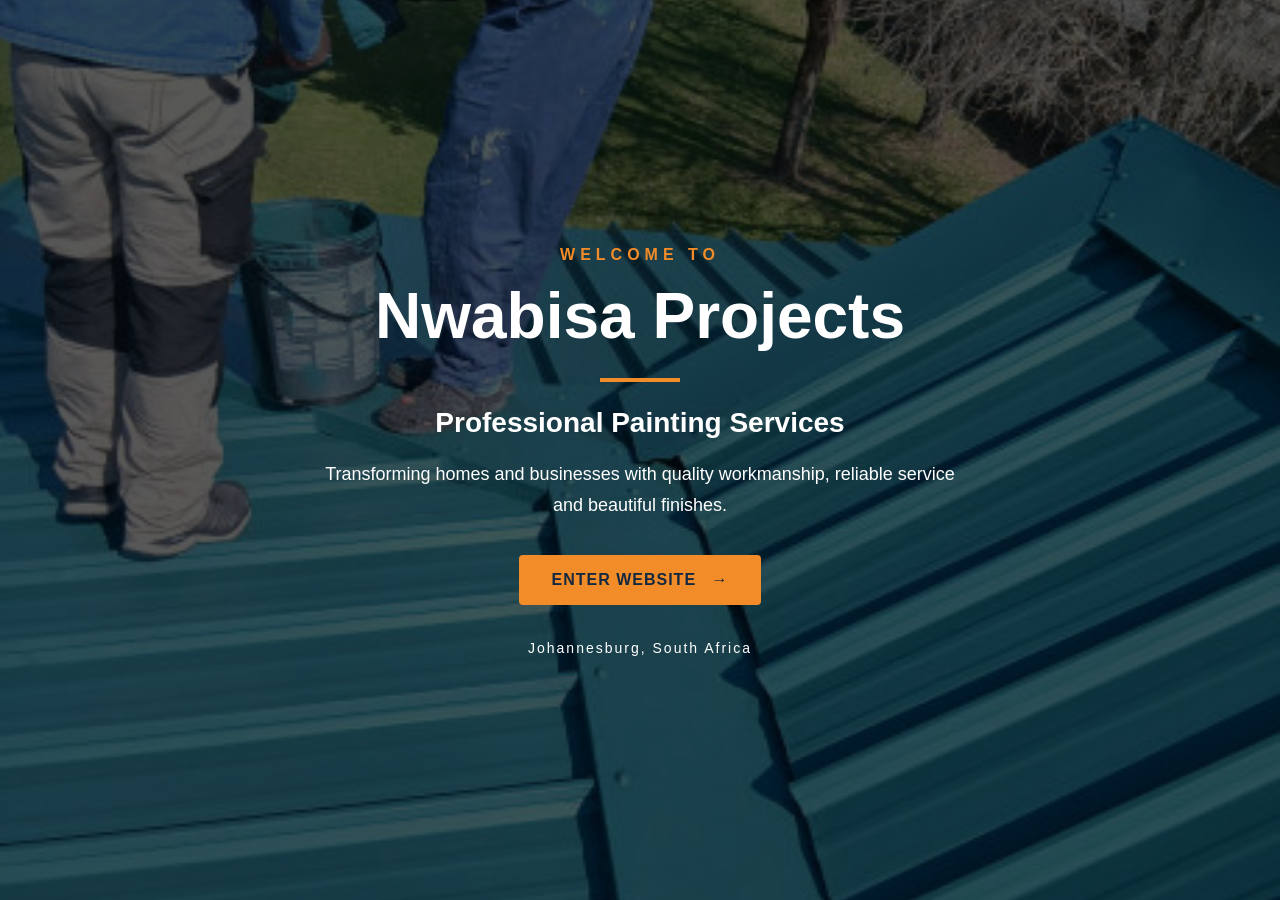
<file: index.html>
<!DOCTYPE html>
<html lang="en">
<head>
    <meta charset="UTF-8">
    <meta name="viewport" content="width=device-width, initial-scale=1.0">

    <title>Welcome | Nwabisa Projects</title>

    <meta name="description" content="Welcome to Nwabisa Projects, professional painting services in Johannesburg.">

    <link rel="stylesheet" href="style.css">
</head>

<body class="welcome-body">

    <main class="welcome-page">

        <div class="welcome-overlay"></div>

        <div class="welcome-content">

            <p class="welcome-small">WELCOME TO</p>

            <h1>Nwabisa Projects</h1>

            <div class="welcome-line"></div>

            <h2>Professional Painting Services</h2>

            <p class="welcome-text">
                Transforming homes and businesses with quality workmanship,
                reliable service and beautiful finishes.
            </p>

            <a href="home.html" class="enter-button">
                ENTER WEBSITE
                <span>→</span>
            </a>

            <p class="welcome-location">
                Johannesburg, South Africa
            </p>

        </div>

    </main>

</body>
</html>
</file>
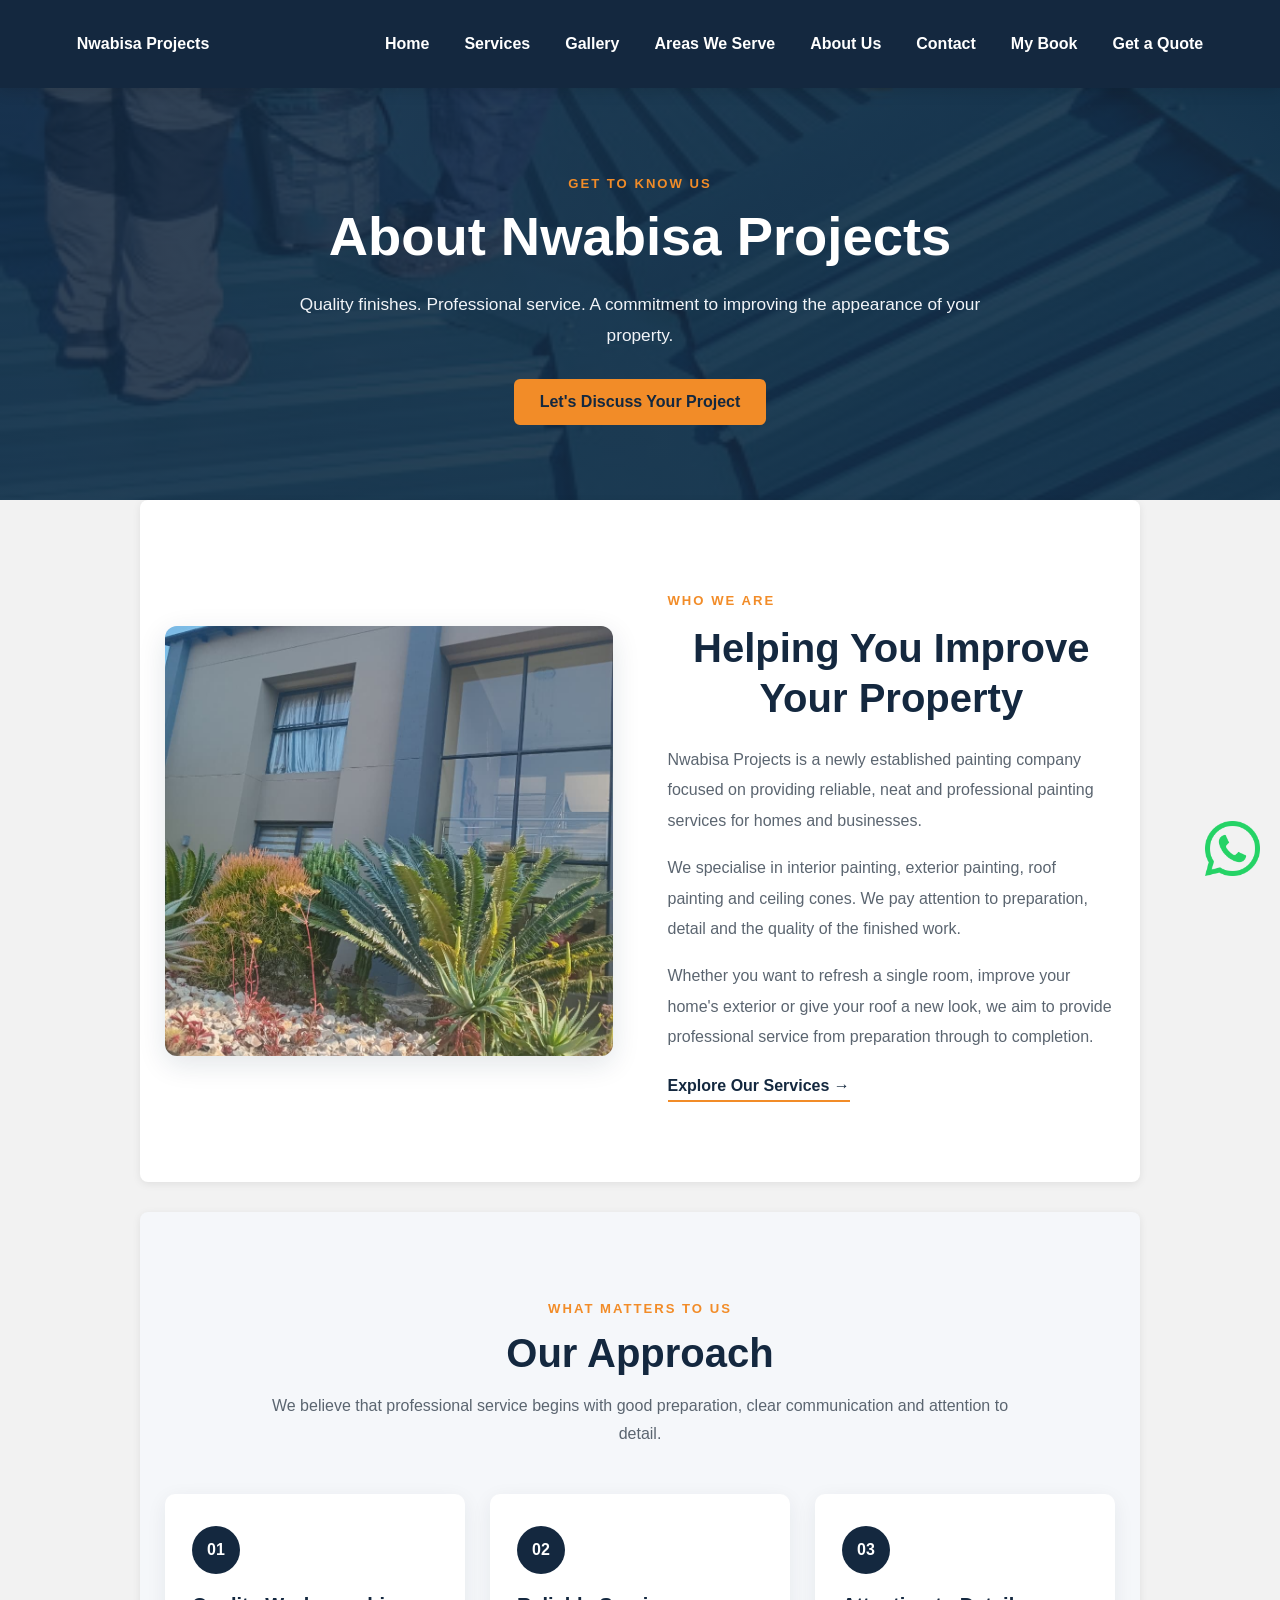
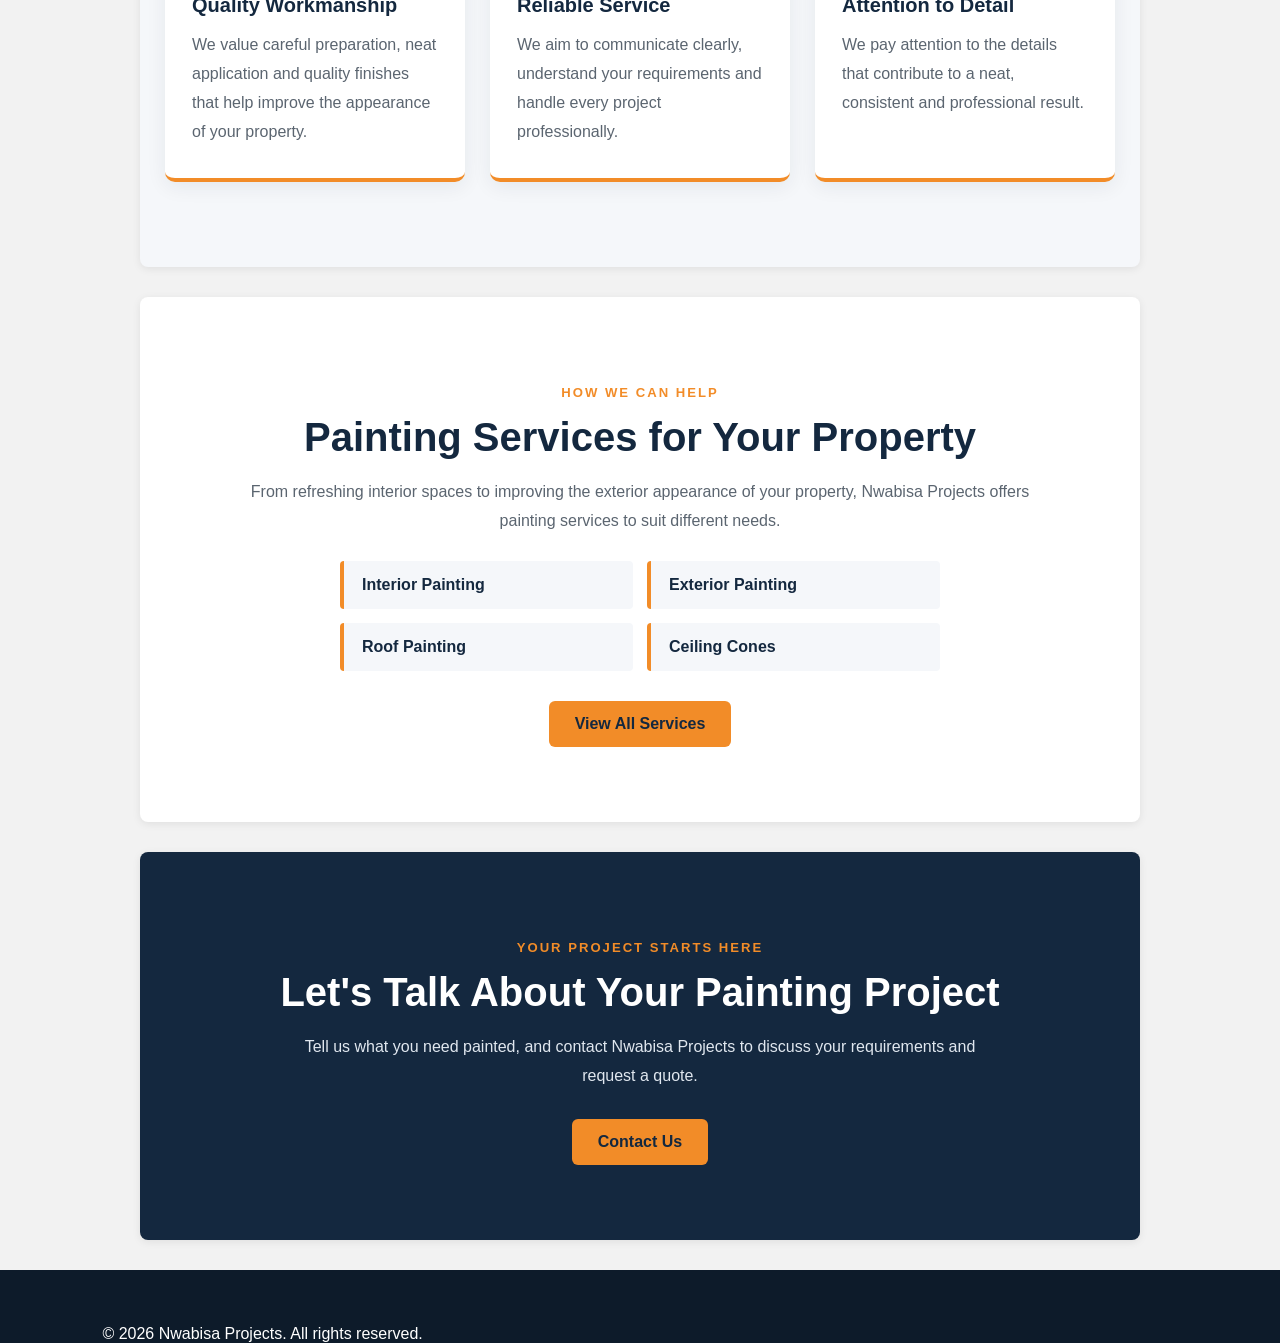
<file: about.html>
<!DOCTYPE html>

<html lang="en">
<head>
    <meta charset="UTF-8">
    <meta name="viewport" content="width=device-width, initial-scale=1.0">


<title>About Us | Nwabisa Projects</title>

<meta name="description" content="Learn about Nwabisa Projects, our painting services, and our commitment to neat workmanship and professional service in Johannesburg.">

<meta name="theme-color" content="#14283f">

<link rel="icon" href="images/favicon.png" type="image/png">
<link rel="stylesheet" href="style.css">


</head>

<body>

<!-- Modern Navigation -->
<header class="modern-header">
    <nav class="modern-nav" aria-label="Main navigation">

        <a href="home.html" class="modern-brand">
            Nwabisa <span>Projects</span>
        </a>

        <ul class="modern-nav-links">
            <li><a href="home.html">Home</a></li>
            <li><a href="services.html">Services</a></li>
            <li><a href="gallery.html">Gallery</a></li>
            <li><a href="areas.html">Areas We Serve</a></li>
            <li><a href="about.html" aria-current="page">About Us</a></li>
            <li><a href="contact.html">Contact</a></li>
            <li><a href="book.html">My Book</a></li>
            <li><a href="contact.html" class="modern-nav-cta">Get a Quote</a></li>
        </ul>

    </nav>
</header>


<!-- About Hero -->
<header class="about-modern-hero">

    <div class="about-modern-hero-content">

        <p class="about-eyebrow">GET TO KNOW US</p>

        <h1>About Nwabisa Projects</h1>

        <p>
            Quality finishes. Professional service.
            A commitment to improving the appearance of your property.
        </p>

        <a href="contact.html" class="about-hero-button">
            Let's Discuss Your Project
        </a>

    </div>

</header>


<main>

    <!-- Who We Are -->
    <section class="about-modern-intro">

        <div class="about-intro-image">
            <img
                src="images/project2.jpg"
                alt="Painting work featured in the Nwabisa Projects gallery"
                loading="lazy">
        </div>

        <div class="about-intro-content">

            <p class="about-section-label">WHO WE ARE</p>

            <h2>Helping You Improve Your Property</h2>

            <p>
                Nwabisa Projects is a newly established painting
                company focused on providing reliable, neat and
                professional painting services for homes and businesses.
            </p>

            <p>
                We specialise in interior painting, exterior painting,
                roof painting and ceiling cones. We pay attention to
                preparation, detail and the quality of the finished work.
            </p>

            <p>
                Whether you want to refresh a single room, improve
                your home's exterior or give your roof a new look,
                we aim to provide professional service from preparation
                through to completion.
            </p>

            <a href="services.html" class="about-text-link">
                Explore Our Services →
            </a>

        </div>

    </section>


    <!-- Our Values -->
    <section class="about-modern-values">

        <div class="about-values-heading">
            <p class="about-section-label">WHAT MATTERS TO US</p>

            <h2>Our Approach</h2>

            <p>
                We believe that professional service begins with
                good preparation, clear communication and attention
                to detail.
            </p>
        </div>


        <div class="about-modern-values-grid">

            <article class="about-modern-value-card">

                <div class="about-value-number">01</div>

                <h3>Quality Workmanship</h3>

                <p>
                    We value careful preparation, neat application
                    and quality finishes that help improve the
                    appearance of your property.
                </p>

            </article>


            <article class="about-modern-value-card">

                <div class="about-value-number">02</div>

                <h3>Reliable Service</h3>

                <p>
                    We aim to communicate clearly, understand your
                    requirements and handle every project professionally.
                </p>

            </article>


            <article class="about-modern-value-card">

                <div class="about-value-number">03</div>

                <h3>Attention to Detail</h3>

                <p>
                    We pay attention to the details that contribute
                    to a neat, consistent and professional result.
                </p>

            </article>

        </div>

    </section>


    <!-- Our Services Summary -->
    <section class="about-services-summary">

        <div class="about-services-summary-content">

            <p class="about-section-label">HOW WE CAN HELP</p>

            <h2>Painting Services for Your Property</h2>

            <p>
                From refreshing interior spaces to improving the
                exterior appearance of your property, Nwabisa Projects
                offers painting services to suit different needs.
            </p>

            <ul class="about-service-list">
                <li>Interior Painting</li>
                <li>Exterior Painting</li>
                <li>Roof Painting</li>
                <li>Ceiling Cones</li>
            </ul>

            <a href="services.html" class="about-services-button">
                View All Services
            </a>

        </div>

    </section>


    <!-- Call to Action -->
    <section class="about-modern-cta">

        <div class="about-cta-content">

            <p class="about-section-label">YOUR PROJECT STARTS HERE</p>

            <h2>Let's Talk About Your Painting Project</h2>

            <p>
                Tell us what you need painted, and contact Nwabisa
                Projects to discuss your requirements and request a quote.
            </p>

            <a href="contact.html" class="about-cta-button">
                Contact Us
            </a>

        </div>

    </section>

</main>


<!-- Footer -->
<footer class="modern-footer">

    <p>&copy; 2026 Nwabisa Projects. All rights reserved.</p>

</footer>


<!-- WhatsApp Contact Button -->
<a
    href="https://wa.me/27747128553"
    class="whatsapp-float"
    target="_blank"
    rel="noopener noreferrer"
    aria-label="Contact Nwabisa Projects on WhatsApp">

    <img src="images/whatsapp-icon.png" alt="">

</a>


</body>
</html>
</file>
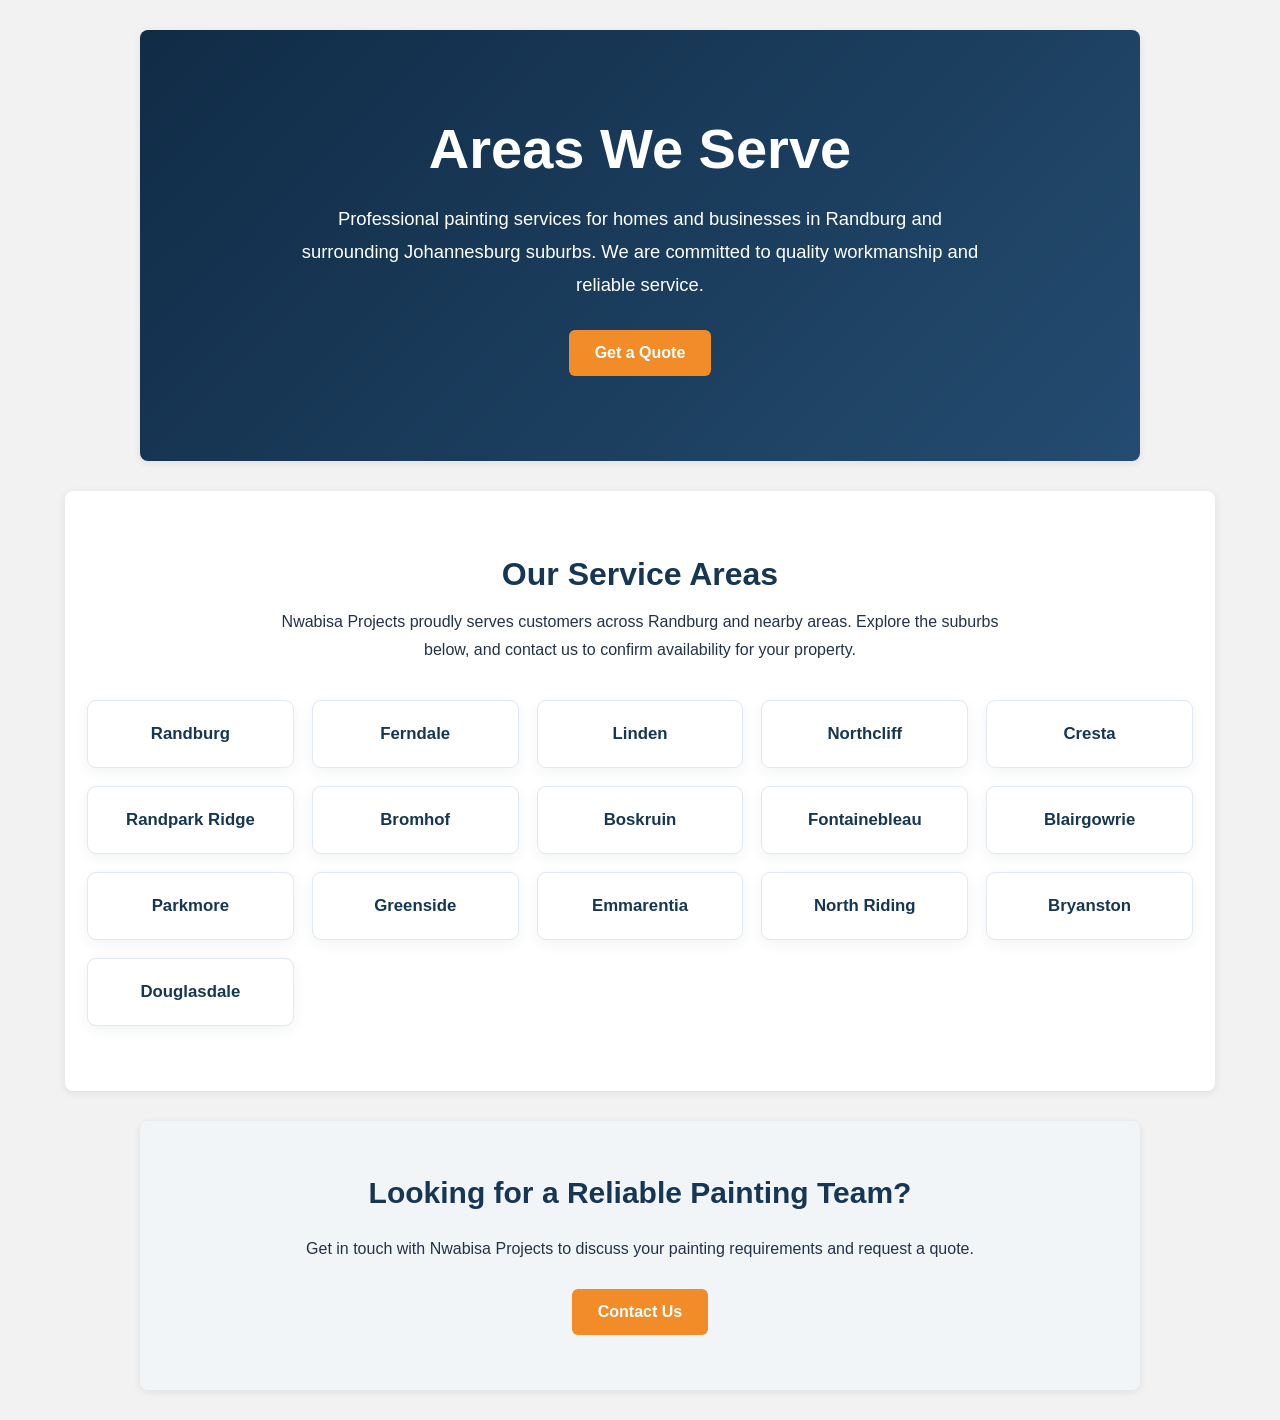
<file: areas.html>
<!DOCTYPE html>

<html lang="en">
<head>
    <meta charset="UTF-8">
    <meta name="viewport" content="width=device-width, initial-scale=1.0">
    <meta name="description" content="Nwabisa Projects provides professional painting services in Randburg and surrounding Johannesburg suburbs. Contact us for a quote.">
    <title>Areas We Serve | Nwabisa Projects</title>
    <link rel="stylesheet" href="style.css">
    <style>
        .areas-page {
            font-family: Arial, sans-serif;
            color: #243247;
        }

    .areas-hero {
        background: linear-gradient(135deg, #102b46, #244c70);
        color: #ffffff;
        text-align: center;
        padding: 85px 20px;
    }

    .areas-hero-content {
        max-width: 850px;
        margin: 0 auto;
    }

    .areas-hero h1 {
        font-size: clamp(2.2rem, 5vw, 3.5rem);
        margin: 0 0 20px;
        line-height: 1.2;
    }

    .areas-hero p {
        font-size: 1.15rem;
        line-height: 1.8;
        margin: 0 auto 28px;
        max-width: 700px;
    }

    .areas-button {
        display: inline-block;
        background: #f28c28;
        color: #ffffff;
        padding: 14px 26px;
        border-radius: 6px;
        text-decoration: none;
        font-weight: bold;
    }

    .areas-button:hover {
        background: #d97414;
    }

    .areas-section {
        max-width: 1150px;
        margin: 0 auto;
        padding: 65px 22px;
    }

    .areas-section h2 {
        text-align: center;
        font-size: 2rem;
        margin: 0 0 15px;
        color: #163653;
    }

    .areas-intro {
        max-width: 750px;
        margin: 0 auto 35px;
        text-align: center;
        line-height: 1.8;
    }

    .areas-grid {
        display: grid;
        grid-template-columns: repeat(auto-fit, minmax(190px, 1fr));
        gap: 18px;
    }

    .area-card {
        background: #ffffff;
        border: 1px solid #e2e8ef;
        border-radius: 9px;
        padding: 23px 18px;
        text-align: center;
        box-shadow: 0 4px 14px rgba(16, 43, 70, 0.06);
        transition: transform 0.2s ease, box-shadow 0.2s ease;
    }

    .area-card:hover {
        transform: translateY(-4px);
        box-shadow: 0 8px 20px rgba(16, 43, 70, 0.12);
    }

    .area-card h3 {
        margin: 0;
        color: #163653;
        font-size: 1.05rem;
    }

    .areas-cta {
        background: #f2f5f8;
        text-align: center;
        padding: 55px 20px;
    }

    .areas-cta h2 {
        color: #163653;
        margin-top: 0;
    }

    .areas-cta p {
        line-height: 1.8;
        margin-bottom: 25px;
    }

    @media (max-width: 600px) {
        .areas-hero {
            padding: 60px 18px;
        }

        .areas-section {
            padding: 45px 18px;
        }

        .areas-grid {
            grid-template-columns: repeat(2, minmax(0, 1fr));
            gap: 12px;
        }

        .area-card {
            padding: 18px 10px;
        }
    }    

</style>

</head>
<body>

<main class="areas-page">

    <section class="areas-hero">
        <div class="areas-hero-content">
            <h1>Areas We Serve</h1>
            <p>
                Professional painting services for homes and businesses
                in Randburg and surrounding Johannesburg suburbs.
                We are committed to quality workmanship and reliable service.
            </p>
            <a class="areas-button" href="contact.html">Get a Quote</a>
        </div>
    </section>

    <section class="areas-section">
        <h2>Our Service Areas</h2>
        <p class="areas-intro">
            Nwabisa Projects proudly serves customers across Randburg
            and nearby areas. Explore the suburbs below, and contact us
            to confirm availability for your property.
        </p>

        <div class="areas-grid">
            <article class="area-card"><h3>Randburg</h3></article>
            <article class="area-card"><h3>Ferndale</h3></article>
            <article class="area-card"><h3>Linden</h3></article>
            <article class="area-card"><h3>Northcliff</h3></article>
            <article class="area-card"><h3>Cresta</h3></article>
            <article class="area-card"><h3>Randpark Ridge</h3></article>
            <article class="area-card"><h3>Bromhof</h3></article>
            <article class="area-card"><h3>Boskruin</h3></article>
            <article class="area-card"><h3>Fontainebleau</h3></article>
            <article class="area-card"><h3>Blairgowrie</h3></article>
            <article class="area-card"><h3>Parkmore</h3></article>
            <article class="area-card"><h3>Greenside</h3></article>
            <article class="area-card"><h3>Emmarentia</h3></article>
            <article class="area-card"><h3>North Riding</h3></article>
            <article class="area-card"><h3>Bryanston</h3></article>
            <article class="area-card"><h3>Douglasdale</h3></article>
        </div>
    </section>

    <section class="areas-cta">
        <h2>Looking for a Reliable Painting Team?</h2>
        <p>
            Get in touch with Nwabisa Projects to discuss your painting
            requirements and request a quote.
        </p>
        <a class="areas-button" href="contact.html">Contact Us</a>
    </section>

</main>

</body>
</html>
</file>
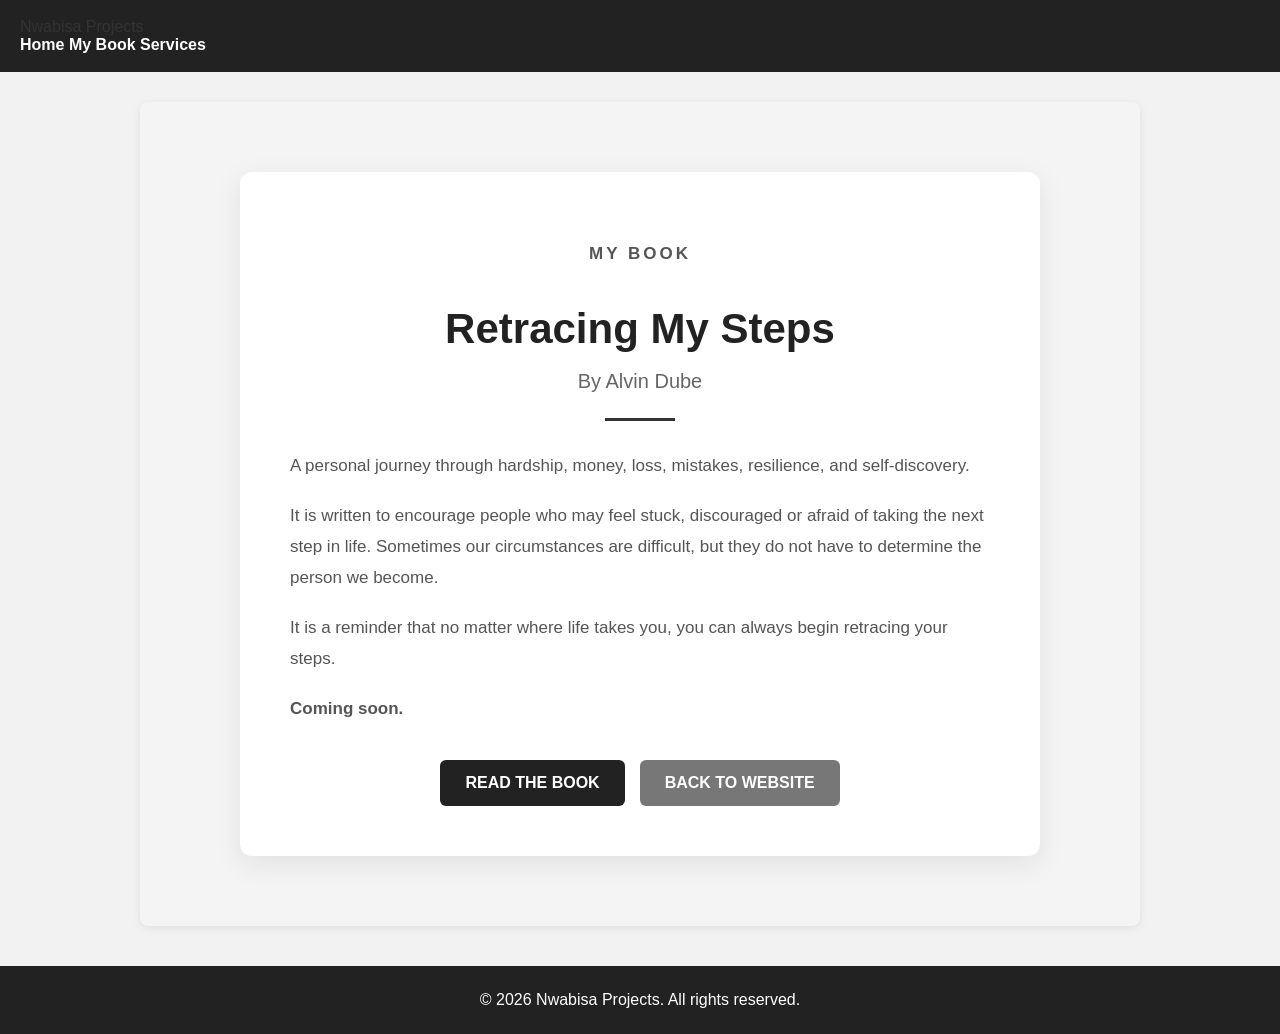
<file: book.html>
<!DOCTYPE html>

<html lang="en">
<head>
    <meta charset="UTF-8">
    <meta name="viewport" content="width=device-width, initial-scale=1.0">


<title>My Book | Nwabisa Projects</title>

<meta name="description" content="Retracing My Steps by Alvin Dube.">

<link rel="stylesheet" href="style.css">


</head>

<body>


<header>
    <nav class="navbar">

        <div class="logo">
            Nwabisa Projects
        </div>

        <div class="nav-links">
            <a href="home.html">Home</a>
            <a href="book.html">My Book</a>
            <a href="home.html#services">Services</a>
        </div>

    </nav>
</header>

<main>

    <section class="book-section">

        <div class="book-content">

            <p class="book-label">MY BOOK</p>

            <h1>
                Retracing My Steps
            </h1>

            <h2>
                By Alvin Dube
            </h2>

            <div class="book-line"></div>

            <p>
                A personal journey through hardship, money, loss, mistakes, resilience, and self-discovery.
            </p>

            <p>
                It is written to encourage people who may feel stuck,
                discouraged or afraid of taking the next step in life.
                Sometimes our circumstances are difficult, but they do not
                have to determine the person we become.
            </p>

            <p>
                It is a reminder that no matter where life takes you, you can always begin retracing your steps.
            </p>

            <p>
                <strong>Coming soon.</strong>
            </p>

            <div class="book-buttons">

                <a href="#" class="book-button">
                    READ THE BOOK
                </a>

                <a href="home.html" class="book-button secondary">
                    BACK TO WEBSITE
                </a>

            </div>

        </div>

    </section>

</main>

<footer>
    <p>© 2026 Nwabisa Projects. All rights reserved.</p>
</footer>


</body>
</html>
</file>
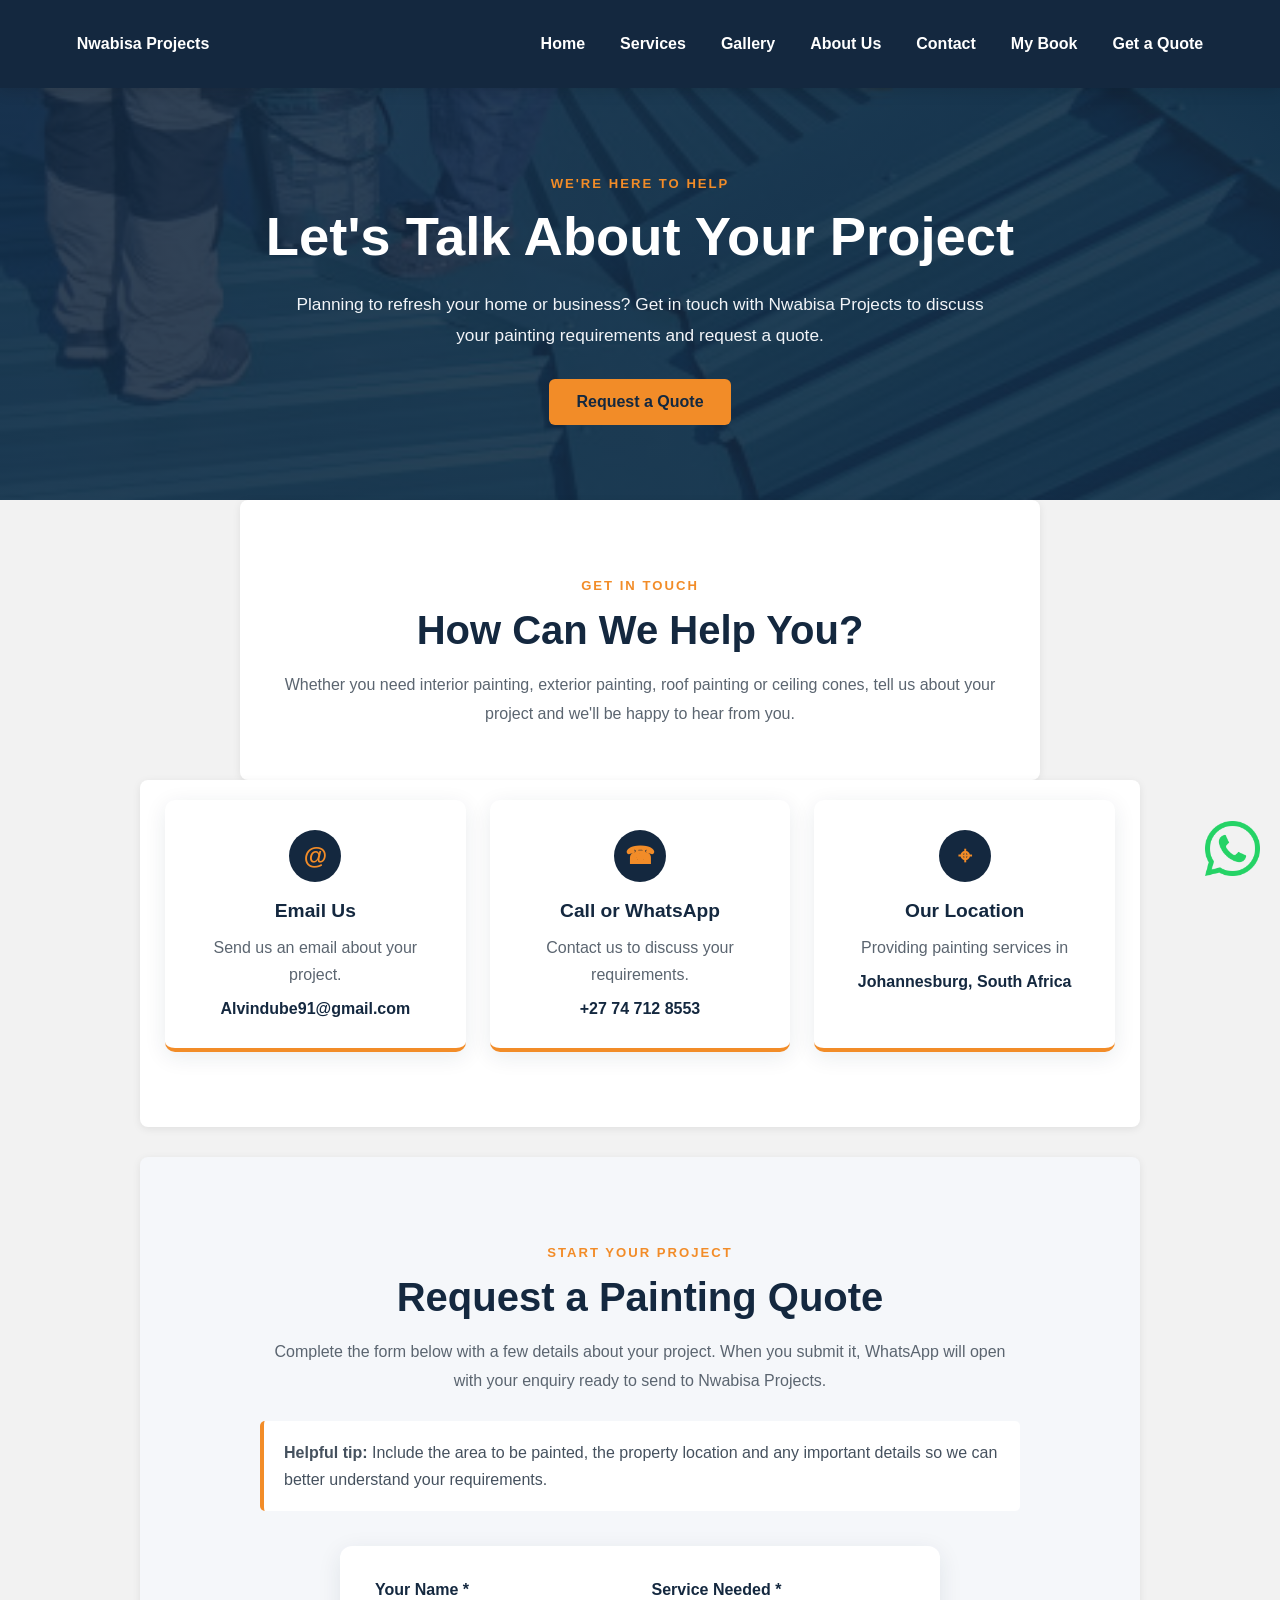
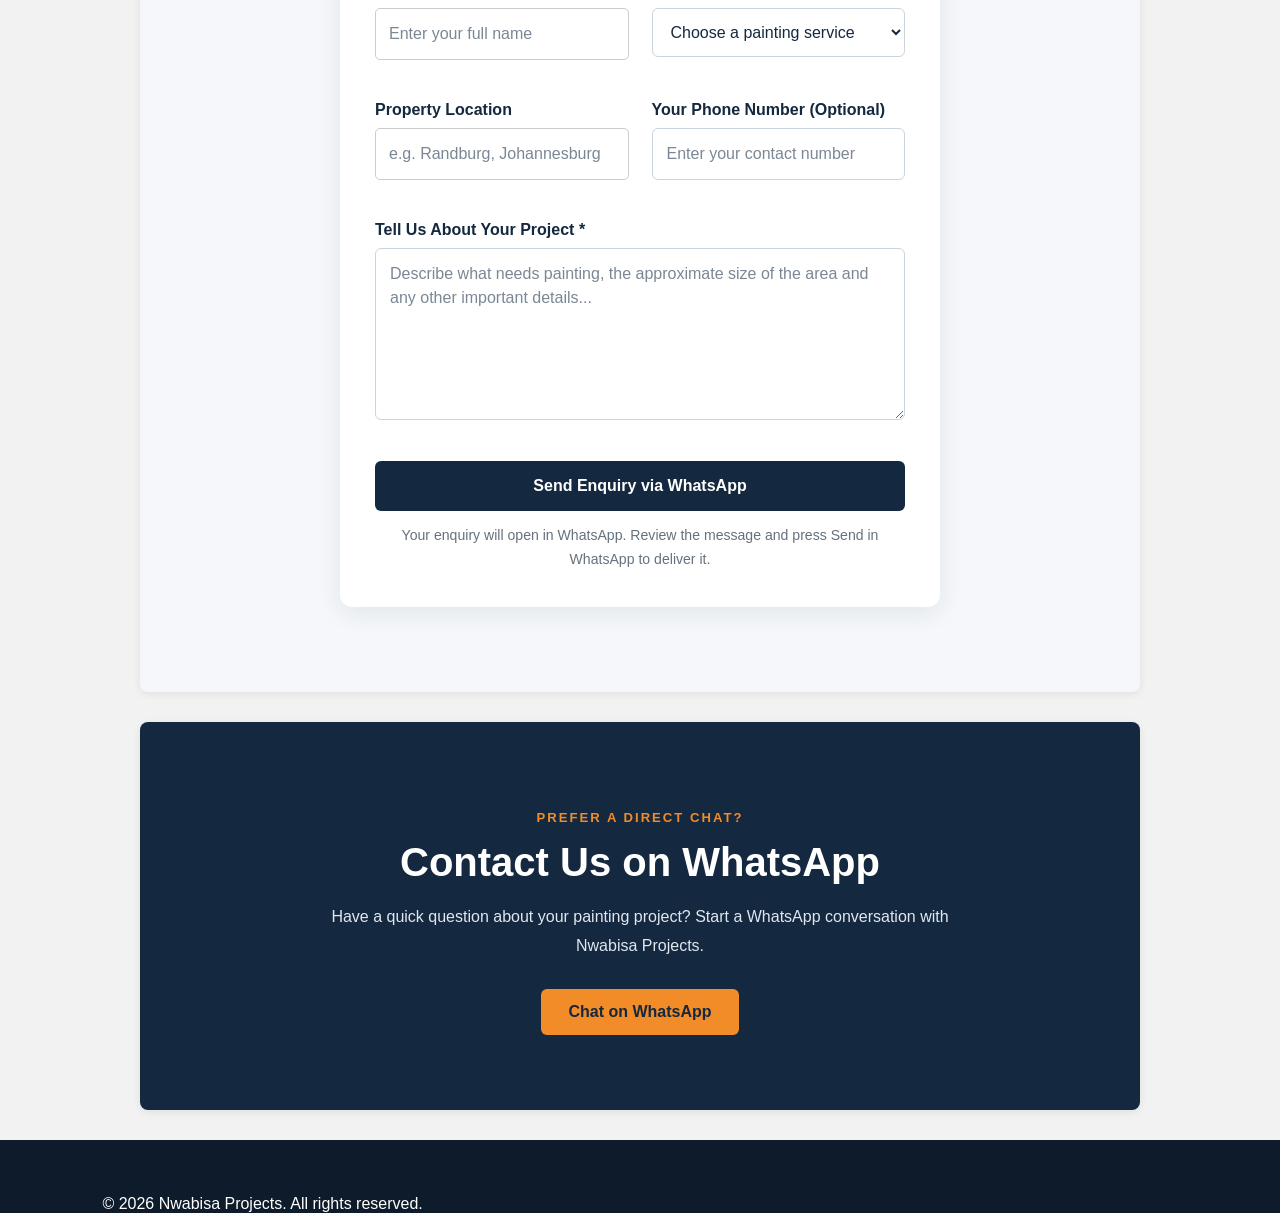
<file: contact.html>
<!DOCTYPE html>

<html lang="en">
<head>
    <meta charset="UTF-8">
    <meta name="viewport" content="width=device-width, initial-scale=1.0">


<title>Contact Us | Nwabisa Projects</title>

<meta name="description" content="Contact Nwabisa Projects in Johannesburg for professional interior painting, exterior painting, roof painting and ceiling cones. Request a painting quote today.">

<meta name="theme-color" content="#14283f">

<link rel="icon" href="images/favicon.png" type="image/png">
<link rel="stylesheet" href="style.css">


</head>

<body>


<!-- Modern Navigation -->
<header class="modern-header">

    <nav class="modern-nav" aria-label="Main navigation">

        <a href="home.html" class="modern-brand">
            Nwabisa <span>Projects</span>
        </a>

        <ul class="modern-nav-links">
            <li><a href="home.html">Home</a></li>
            <li><a href="services.html">Services</a></li>
            <li><a href="gallery.html">Gallery</a></li>
            <li><a href="about.html">About Us</a></li>
            <li><a href="contact.html" aria-current="page">Contact</a></li>
            <li><a href="book.html">My Book</a></li>
            <li><a href="contact.html" class="modern-nav-cta">Get a Quote</a></li>
        </ul>

    </nav>

</header>


<!-- Contact Hero -->
<header class="contact-modern-hero">

    <div class="contact-hero-content">

        <p class="contact-eyebrow">WE'RE HERE TO HELP</p>

        <h1>Let's Talk About Your Project</h1>

        <p>
            Planning to refresh your home or business?
            Get in touch with Nwabisa Projects to discuss
            your painting requirements and request a quote.
        </p>

        <a href="#quote-form" class="contact-hero-button">
            Request a Quote
        </a>

    </div>

</header>


<main>

    <!-- Contact Introduction -->
    <section class="contact-modern-intro">

        <p class="contact-section-label">GET IN TOUCH</p>

        <h2>How Can We Help You?</h2>

        <p>
            Whether you need interior painting, exterior painting,
            roof painting or ceiling cones, tell us about your
            project and we'll be happy to hear from you.
        </p>

    </section>


    <!-- Contact Information Cards -->
    <section class="contact-modern-details"
             aria-label="Contact information">

        <article class="contact-info-card">

            <div class="contact-info-icon" aria-hidden="true">
                @
            </div>

            <h3>Email Us</h3>

            <p>Send us an email about your project.</p>

            <a href="mailto:Alvindube91@gmail.com">
                Alvindube91@gmail.com
            </a>

        </article>


        <article class="contact-info-card">

            <div class="contact-info-icon" aria-hidden="true">
                ☎
            </div>

            <h3>Call or WhatsApp</h3>

            <p>Contact us to discuss your requirements.</p>

            <a href="https://wa.me/27747128553"
               target="_blank"
               rel="noopener noreferrer">
                +27 74 712 8553
            </a>

        </article>


        <article class="contact-info-card">

            <div class="contact-info-icon" aria-hidden="true">
                ⌖
            </div>

            <h3>Our Location</h3>

            <p>Providing painting services in</p>

            <span class="contact-location-text">
                Johannesburg, South Africa
            </span>

        </article>

    </section>


    <!-- Quote Request Form -->
    <section class="contact-modern-form-section"
             id="quote-form">

        <div class="contact-form-intro">

            <p class="contact-section-label">START YOUR PROJECT</p>

            <h2>Request a Painting Quote</h2>

            <p>
                Complete the form below with a few details about
                your project. When you submit it, WhatsApp will open
                with your enquiry ready to send to Nwabisa Projects.
            </p>

            <div class="contact-form-note">
                <strong>Helpful tip:</strong>
                Include the area to be painted, the property location
                and any important details so we can better understand
                your requirements.
            </div>

        </div>


        <form class="contact-modern-form"
              id="painting-quote-form">

            <div class="contact-form-field">

                <label for="customer-name">Your Name *</label>

                <input
                    type="text"
                    id="customer-name"
                    name="name"
                    placeholder="Enter your full name"
                    autocomplete="name"
                    required>

            </div>


            <div class="contact-form-field">

                <label for="customer-service">Service Needed *</label>

                <select
                    id="customer-service"
                    name="service"
                    required>

                    <option value="">Choose a painting service</option>
                    <option value="Interior Painting">Interior Painting</option>
                    <option value="Exterior Painting">Exterior Painting</option>
                    <option value="Roof Painting">Roof Painting</option>
                    <option value="Ceiling Cones">Ceiling Cones</option>
                    <option value="Other Painting Work">Other Painting Work</option>

                </select>

            </div>


            <div class="contact-form-field">

                <label for="customer-location">
                    Property Location
                </label>

                <input
                    type="text"
                    id="customer-location"
                    name="location"
                    placeholder="e.g. Randburg, Johannesburg"
                    autocomplete="address-level2">

            </div>


            <div class="contact-form-field">

                <label for="customer-contact">
                    Your Phone Number (Optional)
                </label>

                <input
                    type="tel"
                    id="customer-contact"
                    name="phone"
                    placeholder="Enter your contact number"
                    autocomplete="tel">

            </div>


            <div class="contact-form-field contact-form-full">

                <label for="customer-message">
                    Tell Us About Your Project *
                </label>

                <textarea
                    id="customer-message"
                    name="message"
                    rows="6"
                    placeholder="Describe what needs painting, the approximate size of the area and any other important details..."
                    required></textarea>

            </div>


            <div class="contact-form-full">

                <button type="submit"
                        class="contact-form-submit">

                    Send Enquiry via WhatsApp

                </button>

                <p class="contact-form-disclaimer">
                    Your enquiry will open in WhatsApp. Review the
                    message and press Send in WhatsApp to deliver it.
                </p>

            </div>

        </form>

    </section>


    <!-- WhatsApp Call to Action -->
    <section class="contact-modern-cta">

        <div class="contact-cta-content">

            <p class="contact-section-label">PREFER A DIRECT CHAT?</p>

            <h2>Contact Us on WhatsApp</h2>

            <p>
                Have a quick question about your painting project?
                Start a WhatsApp conversation with Nwabisa Projects.
            </p>

            <a
                href="https://wa.me/27747128553"
                target="_blank"
                rel="noopener noreferrer"
                class="contact-whatsapp-button">

                Chat on WhatsApp

            </a>

        </div>

    </section>

</main>


<!-- Footer -->
<footer class="modern-footer">

    <p>&copy; 2026 Nwabisa Projects. All rights reserved.</p>

</footer>


<!-- Floating WhatsApp Button -->
<a
    href="https://wa.me/27747128553"
    class="whatsapp-float"
    target="_blank"
    rel="noopener noreferrer"
    aria-label="Contact Nwabisa Projects on WhatsApp">

    <img src="images/whatsapp-icon.png" alt="">

</a>


<!-- WhatsApp Quote Form Script -->
<script>
    document
        .getElementById("painting-quote-form")
        .addEventListener("submit", function(event) {

            event.preventDefault();

            const name = document
                .getElementById("customer-name")
                .value.trim();

            const service = document
                .getElementById("customer-service")
                .value;

            const location = document
                .getElementById("customer-location")
                .value.trim();

            const customerPhone = document
                .getElementById("customer-contact")
                .value.trim();

            const message = document
                .getElementById("customer-message")
                .value.trim();

            if (!name || !service || !message) {
                alert("Please complete your name, service needed and project description.");
                return;
            }

            const enquiry = [
                "Hello Nwabisa Projects, I would like to request a painting quote.",
                "",
                "Name: " + name,
                "Service Needed: " + service,
                "Property Location: " + (location || "Not provided"),
                "Customer Phone: " + (customerPhone || "Not provided"),
                "",
                "Project Details:",
                message
            ].join("\n");

            const phone = "27747128553";

            const whatsappURL =
                "https://wa.me/" +
                phone +
                "?text=" +
                encodeURIComponent(enquiry);

            window.open(whatsappURL, "_blank");
        });
</script>


</body>
</html>
</file>
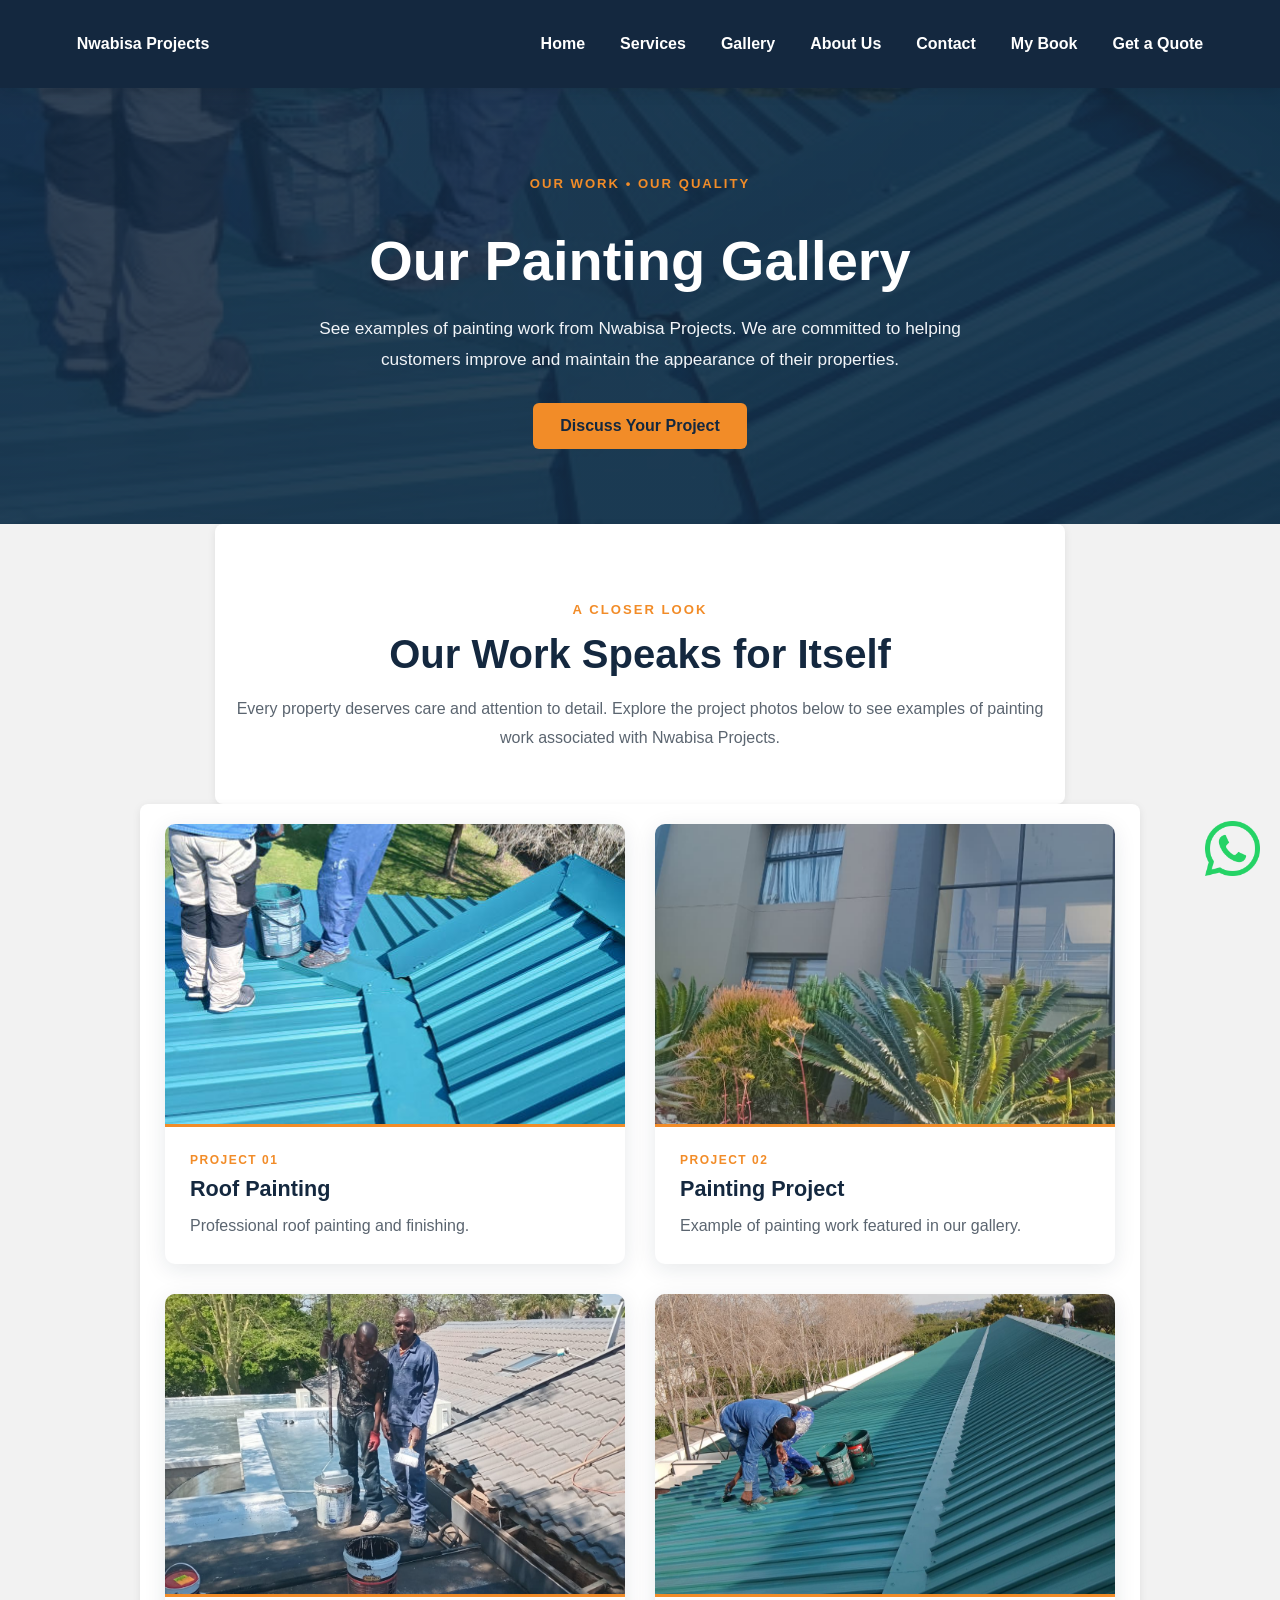
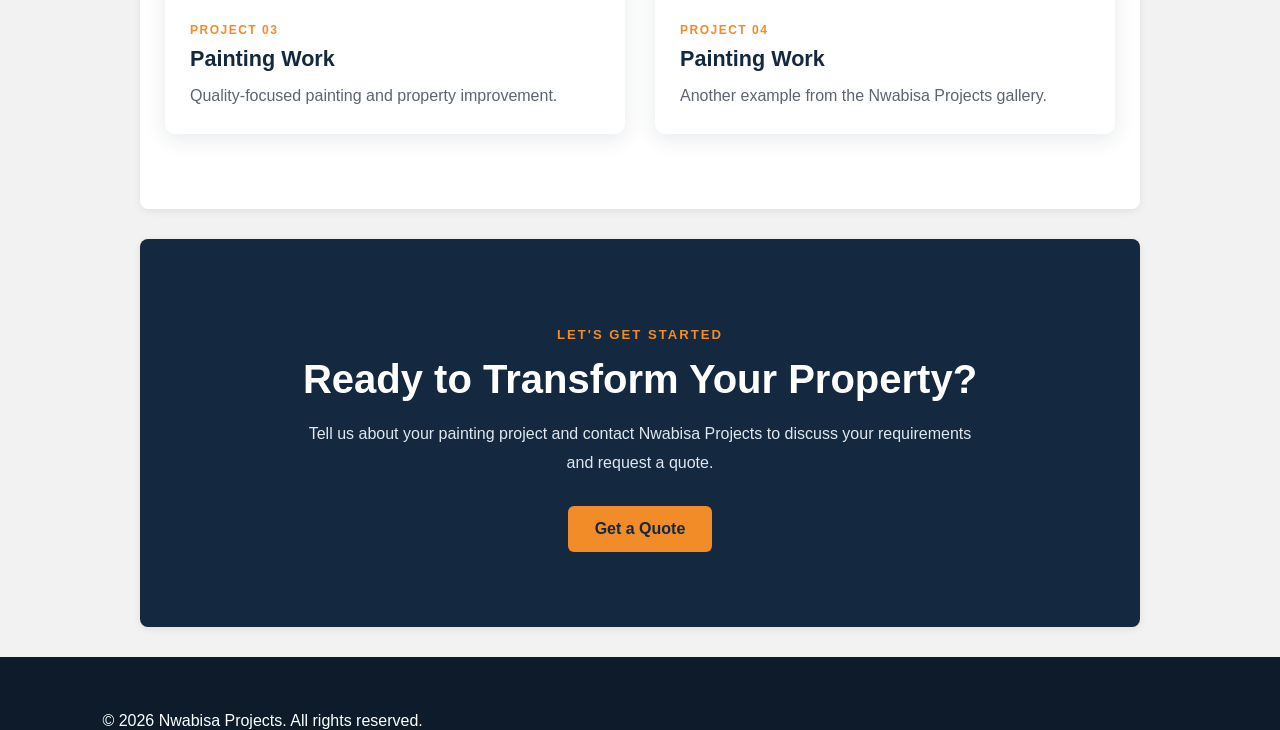
<file: gallery.html>
<!DOCTYPE html>

<html lang="en">
<head>
    <meta charset="UTF-8">
    <meta name="viewport" content="width=device-width, initial-scale=1.0">


<title>Painting Project Gallery | Nwabisa Projects</title>

<meta name="description" content="Explore painting projects by Nwabisa Projects in Johannesburg, including roof painting and other professional painting work. Contact us for a quote.">

<meta name="theme-color" content="#14283f">

<link rel="icon" href="images/favicon.png" type="image/png">
<link rel="stylesheet" href="style.css">


</head>

<body>


<!-- Modern Navigation -->
<header class="modern-header">
    <nav class="modern-nav" aria-label="Main navigation">

        <a href="home.html" class="modern-brand">
            Nwabisa <span>Projects</span>
        </a>

        <ul class="modern-nav-links">
            <li><a href="home.html">Home</a></li>
            <li><a href="services.html">Services</a></li>
            <li><a href="gallery.html" aria-current="page">Gallery</a></li>
            <li><a href="about.html">About Us</a></li>
            <li><a href="contact.html">Contact</a></li>
            <li><a href="book.html">My Book</a></li>
            <li><a href="contact.html" class="modern-nav-cta">Get a Quote</a></li>
        </ul>

    </nav>
</header>


<!-- Gallery Hero -->
<header class="gallery-hero">
    <div class="gallery-hero-content">

        <p class="gallery-eyebrow">OUR WORK • OUR QUALITY</p>

        <h1>Our Painting Gallery</h1>

        <p>
            See examples of painting work from Nwabisa Projects.
            We are committed to helping customers improve and
            maintain the appearance of their properties.
        </p>

        <a href="contact.html" class="gallery-hero-button">
            Discuss Your Project
        </a>

    </div>
</header>


<main>

    <!-- Gallery Introduction -->
    <section class="gallery-intro">
        <p class="gallery-section-label">A CLOSER LOOK</p>

        <h2>Our Work Speaks for Itself</h2>

        <p>
            Every property deserves care and attention to detail.
            Explore the project photos below to see examples of
            painting work associated with Nwabisa Projects.
        </p>
    </section>


    <!-- Project Photos -->
    <section class="gallery-modern-grid" aria-label="Painting project photographs">

        <article class="gallery-modern-card">
            <a href="images/project1.jpg" target="_blank" rel="noopener noreferrer"
               aria-label="View the roof painting project photograph at full size">
                <img
                    src="images/project1.jpg"
                    alt="Roof painting project by Nwabisa Projects"
                    loading="lazy">
            </a>

            <div class="gallery-modern-caption">
                <span class="gallery-project-number">PROJECT 01</span>
                <h3>Roof Painting</h3>
                <p>Professional roof painting and finishing.</p>
            </div>
        </article>


        <article class="gallery-modern-card">
            <a href="images/project2.jpg" target="_blank" rel="noopener noreferrer"
               aria-label="View the painting project photograph at full size">
                <img
                    src="images/project2.jpg"
                    alt="Painting work featured in the Nwabisa Projects gallery"
                    loading="lazy">
            </a>

            <div class="gallery-modern-caption">
                <span class="gallery-project-number">PROJECT 02</span>
                <h3>Painting Project</h3>
                <p>Example of painting work featured in our gallery.</p>
            </div>
        </article>


        <article class="gallery-modern-card">
            <a href="images/project3.jpg" target="_blank" rel="noopener noreferrer"
               aria-label="View the painting project photograph at full size">
                <img
                    src="images/project3.jpg"
                    alt="Painting project photograph by Nwabisa Projects"
                    loading="lazy">
            </a>

            <div class="gallery-modern-caption">
                <span class="gallery-project-number">PROJECT 03</span>
                <h3>Painting Work</h3>
                <p>Quality-focused painting and property improvement.</p>
            </div>
        </article>


        <article class="gallery-modern-card">
            <a href="images/project4.jpg" target="_blank" rel="noopener noreferrer"
               aria-label="View the painting project photograph at full size">
                <img
                    src="images/project4.jpg"
                    alt="Painting work showcased by Nwabisa Projects"
                    loading="lazy">
            </a>

            <div class="gallery-modern-caption">
                <span class="gallery-project-number">PROJECT 04</span>
                <h3>Painting Work</h3>
                <p>Another example from the Nwabisa Projects gallery.</p>
            </div>
        </article>

    </section>


    <!-- Call to Action -->
    <section class="gallery-modern-cta">

        <div class="gallery-cta-content">
            <p class="gallery-section-label">LET'S GET STARTED</p>

            <h2>Ready to Transform Your Property?</h2>

            <p>
                Tell us about your painting project and contact
                Nwabisa Projects to discuss your requirements
                and request a quote.
            </p>

            <a href="contact.html" class="gallery-cta-button">
                Get a Quote
            </a>
        </div>

    </section>

</main>


<!-- Footer -->
<footer class="modern-footer">
    <p>&copy; 2026 Nwabisa Projects. All rights reserved.</p>
</footer>


<!-- WhatsApp Contact Button -->
<a
    href="https://wa.me/27747128553"
    class="whatsapp-float"
    target="_blank"
    rel="noopener noreferrer"
    aria-label="Contact Nwabisa Projects on WhatsApp">

    <img src="images/whatsapp-icon.png" alt="">

</a>


</body>
</html>
</file>
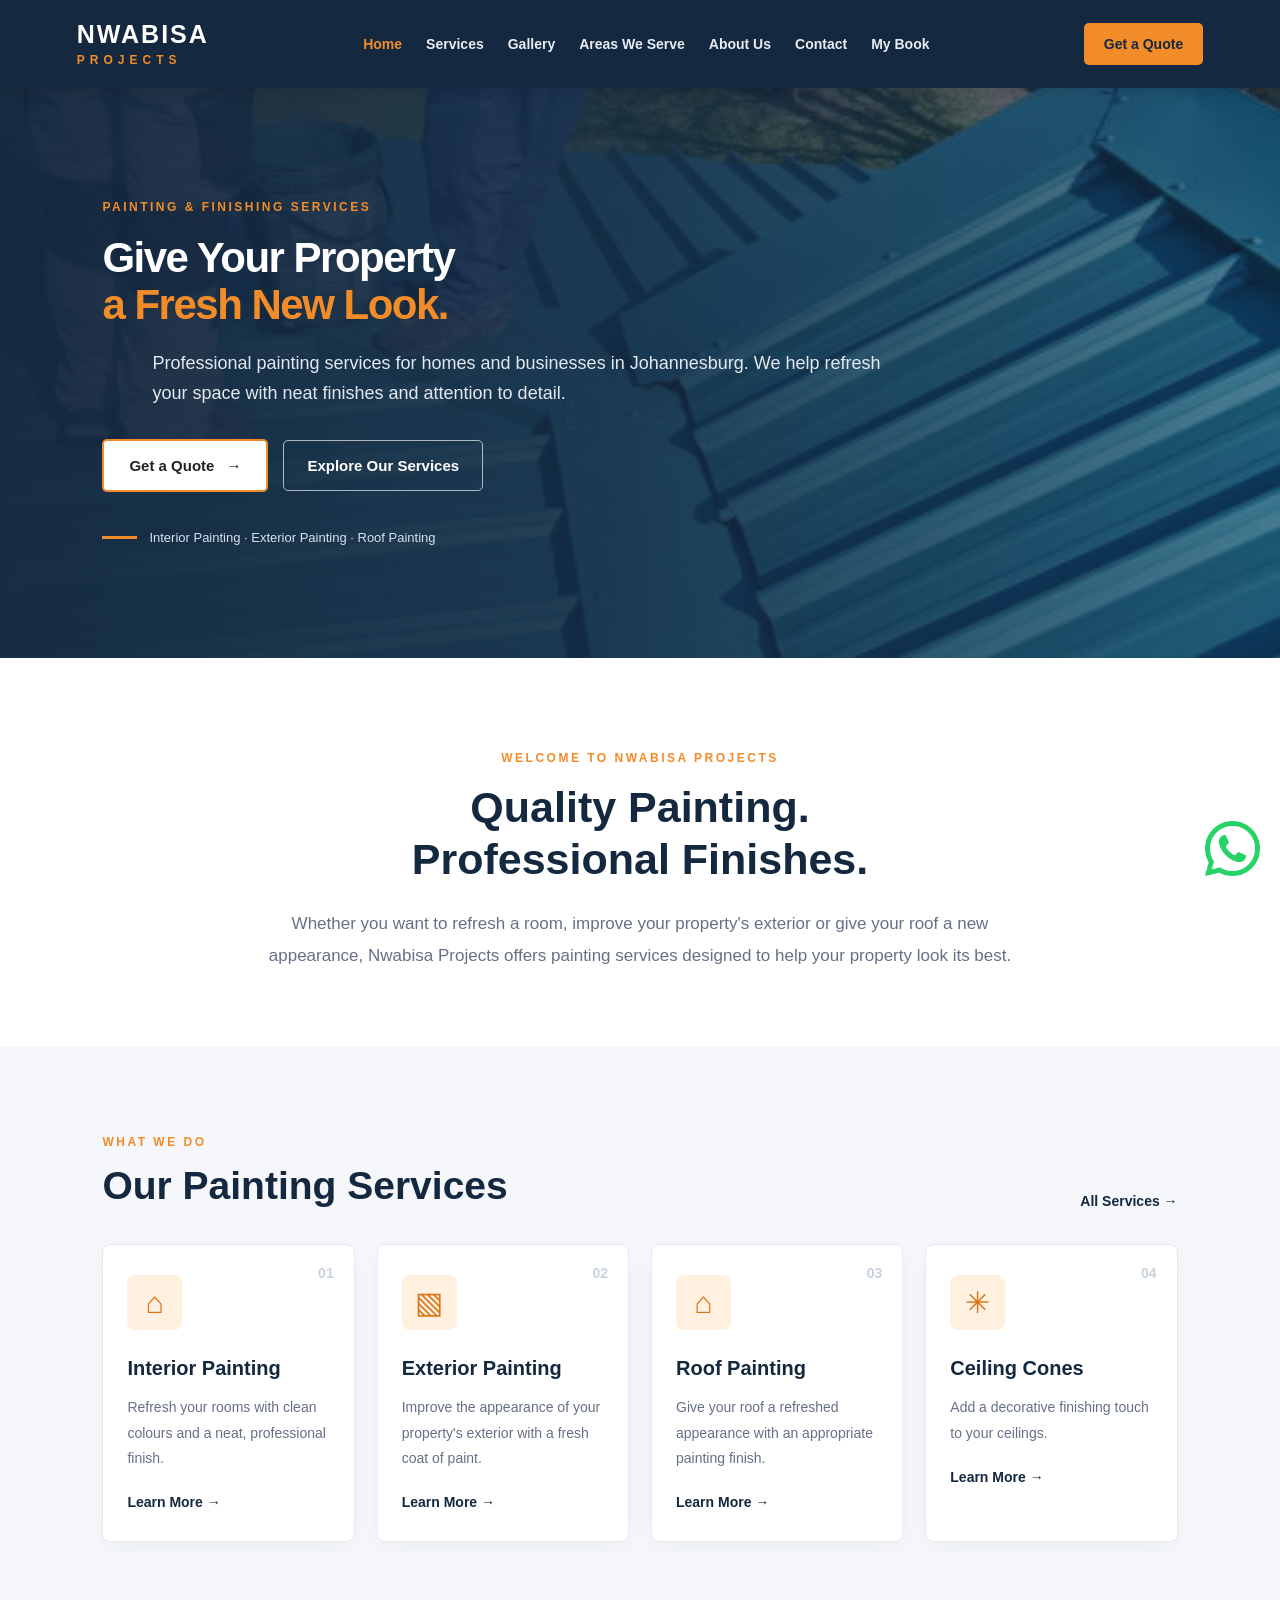
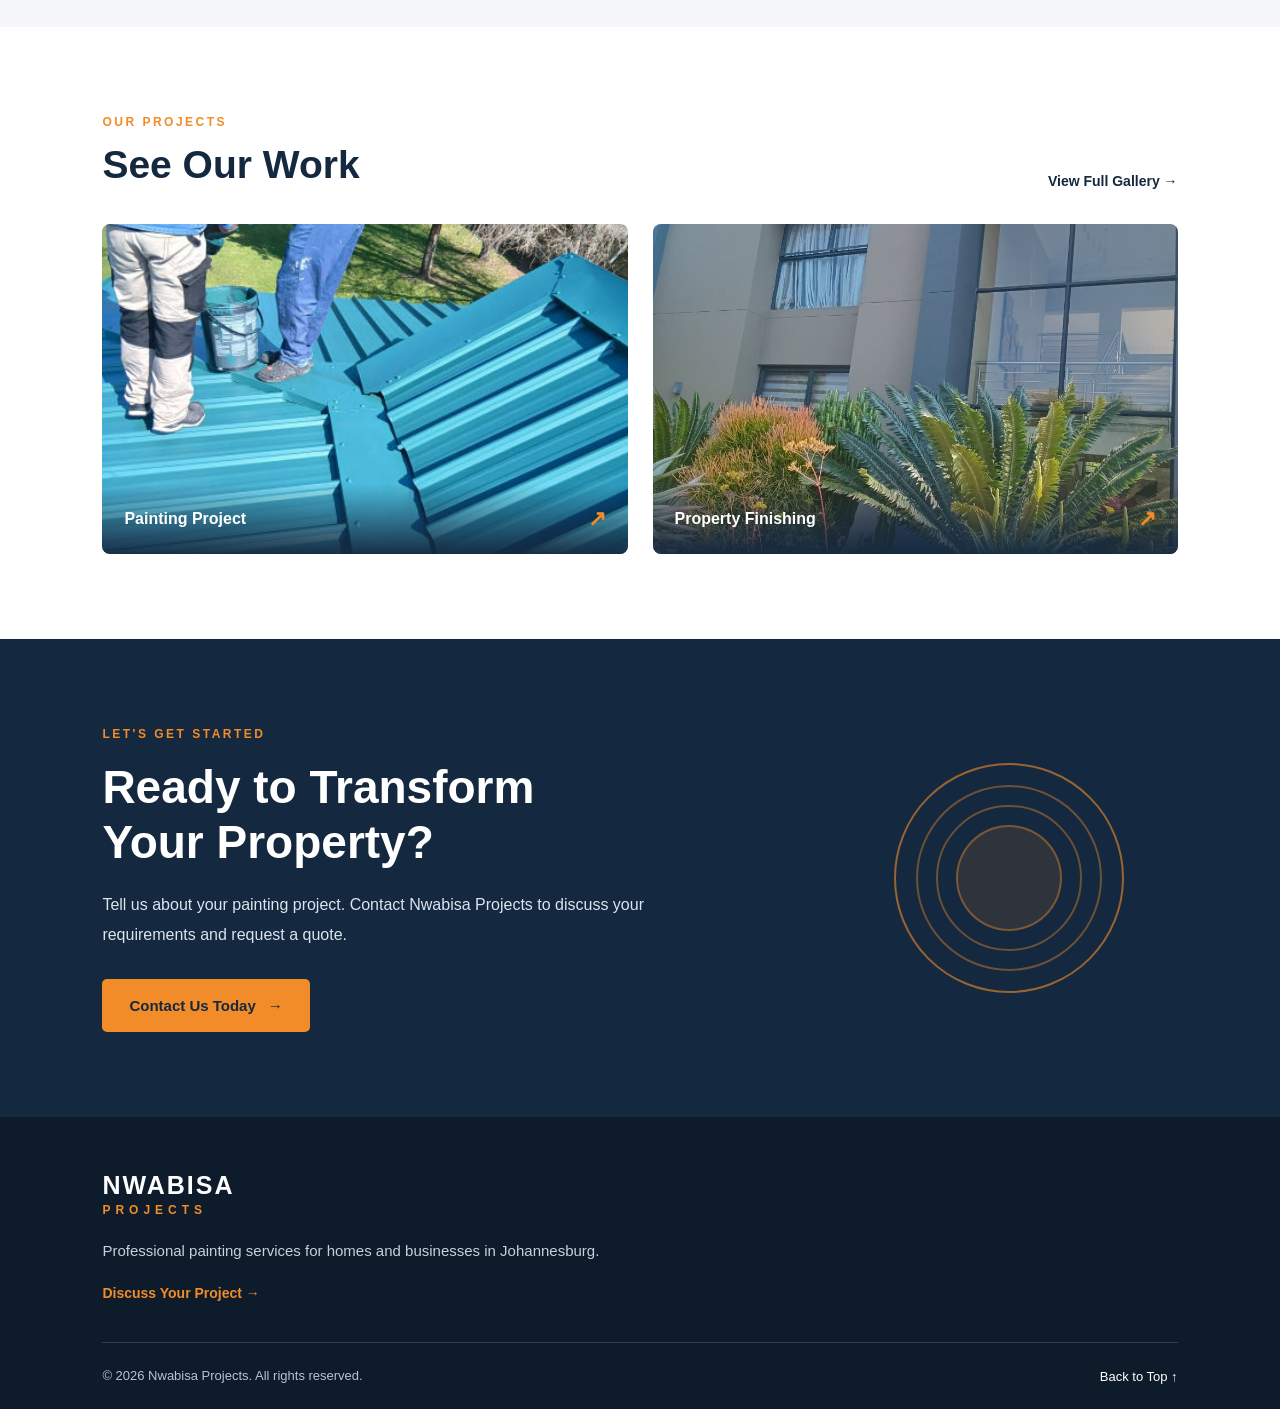
<file: home.html>
<!DOCTYPE html>

<html lang="en">

<head>
    <meta charset="UTF-8">
    <meta name="viewport" content="width=device-width, initial-scale=1.0">


<title>Nwabisa Projects | Professional Painting Services in Johannesburg</title>

<meta name="description"
    content="Nwabisa Projects provides professional interior, exterior and roof painting services in Johannesburg. Contact us for a painting quote.">

<meta name="keywords"
    content="painting services Johannesburg, interior painting, exterior painting, roof painting, ceiling cones">

<meta name="author" content="Alvin Dube">
<meta name="theme-color" content="#14283f">

<link rel="icon" type="image/png" href="images/favicon.png">
<link rel="stylesheet" href="style.css">


</head>

<body>


<!-- Navigation -->
<header class="modern-header">
    <nav class="modern-nav" aria-label="Main navigation">

        <a href="home.html" class="brand">
            <span class="brand-name">NWABISA</span>
            <span class="brand-subtitle">PROJECTS</span>
        </a>

        <ul class="nav-links">
            <li><a href="home.html" class="active" aria-current="page">Home</a></li>
            <li><a href="services.html">Services</a></li>
            <li><a href="gallery.html">Gallery</a></li>
            <li><a href="areas.html">Areas We Serve</a></li>
            <li><a href="about.html">About Us</a></li>
            <li><a href="contact.html">Contact</a></li>
            <li><a href="book.html">My Book</a></li>
        </ul>

        <a href="contact.html" class="nav-quote">Get a Quote</a>

    </nav>
</header>

<!-- Hero Section -->
<section id="hero" class="modern-hero">

    <div class="hero-content">

        <span class="hero-label">PAINTING & FINISHING SERVICES</span>

        <h1>
            Give Your Property<br>
            <span>a Fresh New Look.</span>
        </h1>

        <p>
            Professional painting services for homes and businesses
            in Johannesburg. We help refresh your space with neat
            finishes and attention to detail.
        </p>

        <div class="hero-buttons">
            <a href="contact.html" class="cta-button">
                Get a Quote <span aria-hidden="true">→</span>
            </a>

            <a href="services.html" class="secondary-button">
                Explore Our Services
            </a>
        </div>

        <div class="hero-note">
            <span class="hero-note-line"></span>
            Interior Painting · Exterior Painting · Roof Painting
        </div>

    </div>

</section>

<main>

    <!-- Introduction -->
    <section class="intro-section">

        <div class="section-label">WELCOME TO NWABISA PROJECTS</div>

        <h2>Quality Painting.<br>Professional Finishes.</h2>

        <p>
            Whether you want to refresh a room, improve your property's
            exterior or give your roof a new appearance, Nwabisa Projects
            offers painting services designed to help your property
            look its best.
        </p>

    </section>

    <!-- Services Preview -->
    <section class="modern-services">

        <div class="section-heading">
            <div>
                <span class="section-label">WHAT WE DO</span>
                <h2>Our Painting Services</h2>
            </div>

            <a href="services.html" class="text-link">
                All Services <span aria-hidden="true">→</span>
            </a>
        </div>

        <div class="modern-service-grid">

            <article class="modern-service-card">
                <span class="service-number">01</span>
                <div class="service-icon" aria-hidden="true">⌂</div>
                <h3>Interior Painting</h3>
                <p>
                    Refresh your rooms with clean colours and
                    a neat, professional finish.
                </p>
                <a href="services.html" class="card-link">
                    Learn More →
                </a>
            </article>

            <article class="modern-service-card">
                <span class="service-number">02</span>
                <div class="service-icon" aria-hidden="true">▧</div>
                <h3>Exterior Painting</h3>
                <p>
                    Improve the appearance of your property's
                    exterior with a fresh coat of paint.
                </p>
                <a href="services.html" class="card-link">
                    Learn More →
                </a>
            </article>

            <article class="modern-service-card">
                <span class="service-number">03</span>
                <div class="service-icon" aria-hidden="true">⌂</div>
                <h3>Roof Painting</h3>
                <p>
                    Give your roof a refreshed appearance
                    with an appropriate painting finish.
                </p>
                <a href="services.html" class="card-link">
                    Learn More →
                </a>
            </article>

            <article class="modern-service-card">
                <span class="service-number">04</span>
                <div class="service-icon" aria-hidden="true">✳</div>
                <h3>Ceiling Cones</h3>
                <p>
                    Add a decorative finishing touch to
                    your ceilings.
                </p>
                <a href="services.html" class="card-link">
                    Learn More →
                </a>
            </article>

        </div>

    </section>

    <!-- Gallery Preview -->
    <section class="modern-gallery">

        <div class="section-heading">
            <div>
                <span class="section-label">OUR PROJECTS</span>
                <h2>See Our Work</h2>
            </div>

            <a href="gallery.html" class="text-link">
                View Full Gallery <span aria-hidden="true">→</span>
            </a>
        </div>

        <div class="modern-gallery-grid">

            <a href="gallery.html" class="modern-gallery-item">
                <img
                    src="images/project1.jpg"
                    alt="Painting project completed by Nwabisa Projects"
                    loading="lazy">
                <span class="gallery-caption">
                    <span>Painting Project</span>
                    <span aria-hidden="true">↗</span>
                </span>
            </a>

            <a href="gallery.html" class="modern-gallery-item">
                <img
                    src="images/project2.jpg"
                    alt="Property painting work by Nwabisa Projects"
                    loading="lazy">
                <span class="gallery-caption">
                    <span>Property Finishing</span>
                    <span aria-hidden="true">↗</span>
                </span>
            </a>

        </div>

    </section>

    <!-- Call to Action -->
    <section class="modern-cta">

        <div class="cta-content">
            <span class="section-label">LET'S GET STARTED</span>

            <h2>Ready to Transform<br>Your Property?</h2>

            <p>
                Tell us about your painting project.
                Contact Nwabisa Projects to discuss your requirements
                and request a quote.
            </p>

            <a href="contact.html" class="cta-button cta-button-light">
                Contact Us Today <span aria-hidden="true">→</span>
            </a>
        </div>

        <div class="cta-decoration" aria-hidden="true">
            <span></span>
            <span></span>
            <span></span>
        </div>

    </section>

</main>

<!-- Footer -->
<footer class="modern-footer">

    <div class="footer-main">

        <a href="home.html" class="brand footer-brand">
            <span class="brand-name">NWABISA</span>
            <span class="brand-subtitle">PROJECTS</span>
        </a>

        <p>
            Professional painting services for homes and businesses
            in Johannesburg.
        </p>

        <a href="contact.html" class="footer-contact">
            Discuss Your Project →
        </a>

    </div>

    <div class="footer-bottom">
        <p>&copy; 2026 Nwabisa Projects. All rights reserved.</p>
        <a href="home.html">Back to Top ↑</a>
    </div>

</footer>

<!-- WhatsApp Floating Button -->
<a
    href="https://wa.me/27747128553"
    class="whatsapp-float"
    target="_blank"
    rel="noopener noreferrer"
    aria-label="Chat with Nwabisa Projects on WhatsApp">

    <img
        src="images/whatsapp-icon.png"
        alt=""
        width="55"
        height="55">

</a>


</body>
</html>
</file>
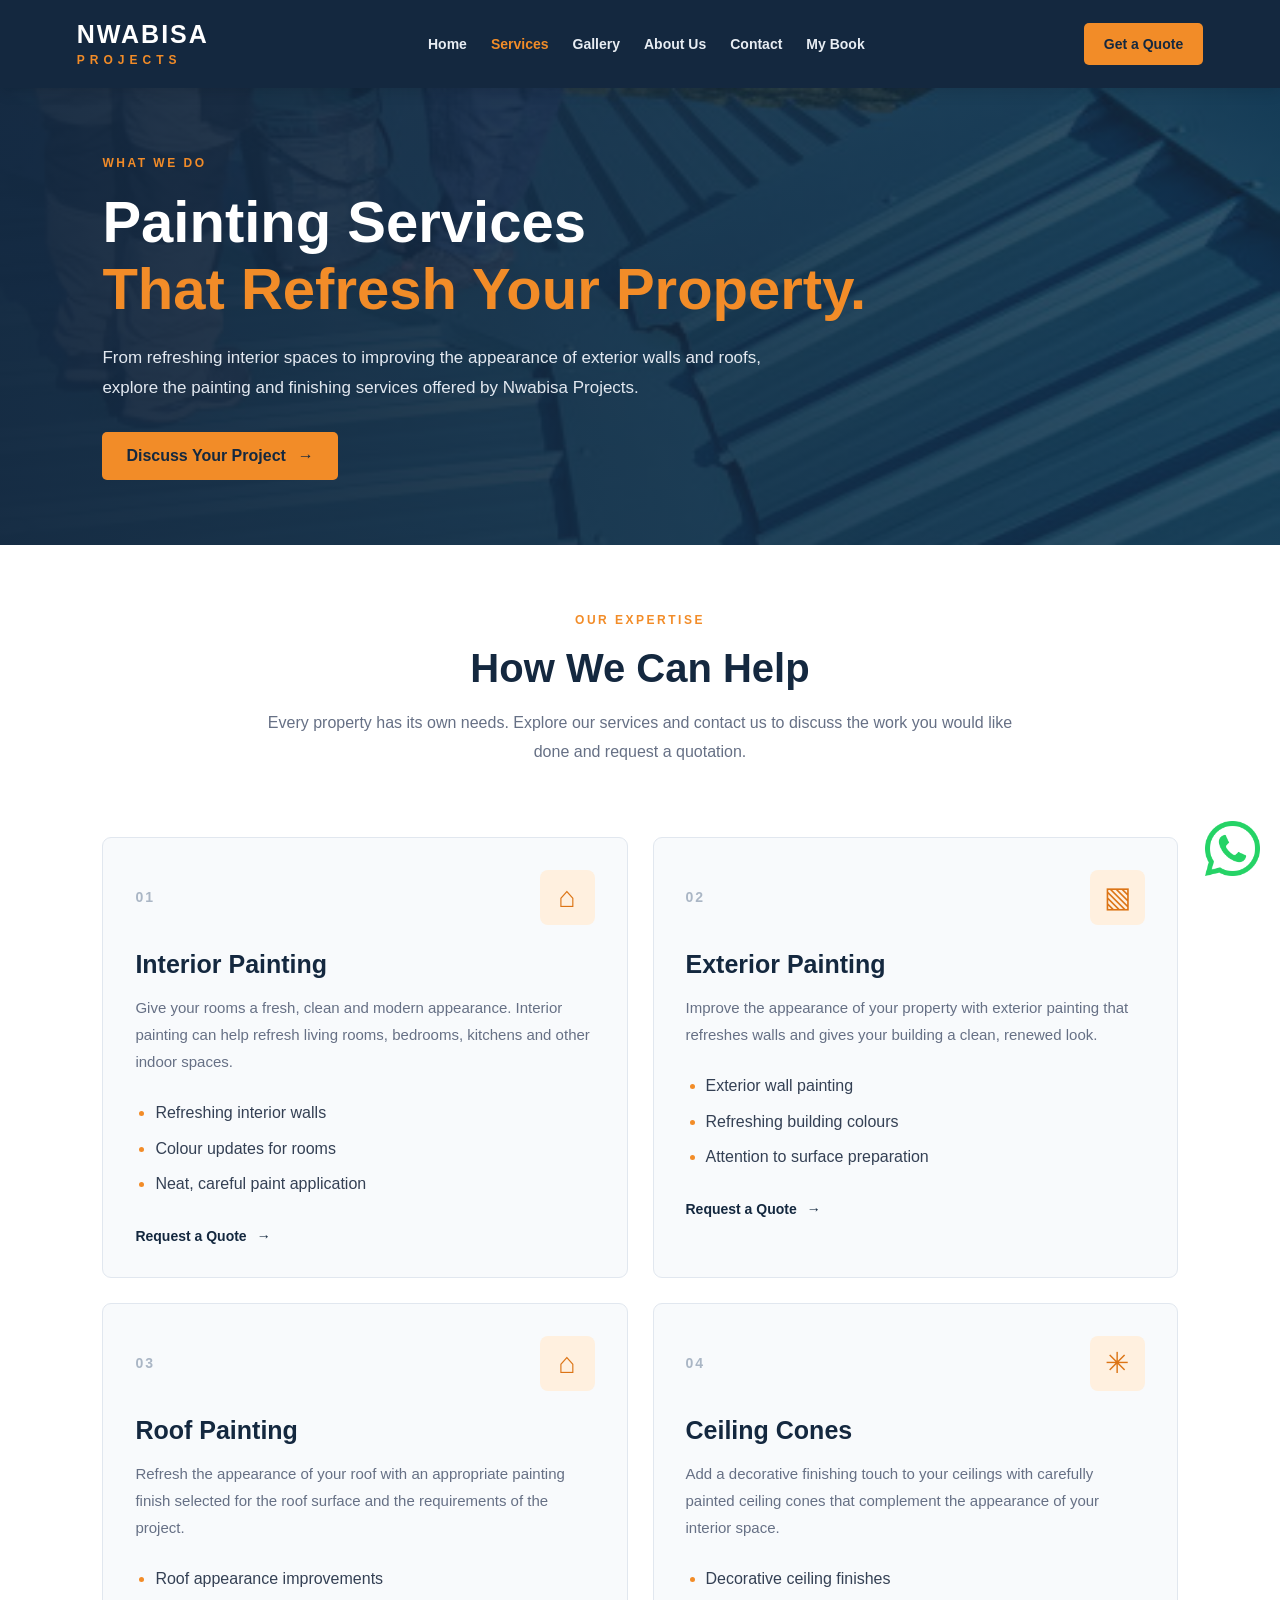
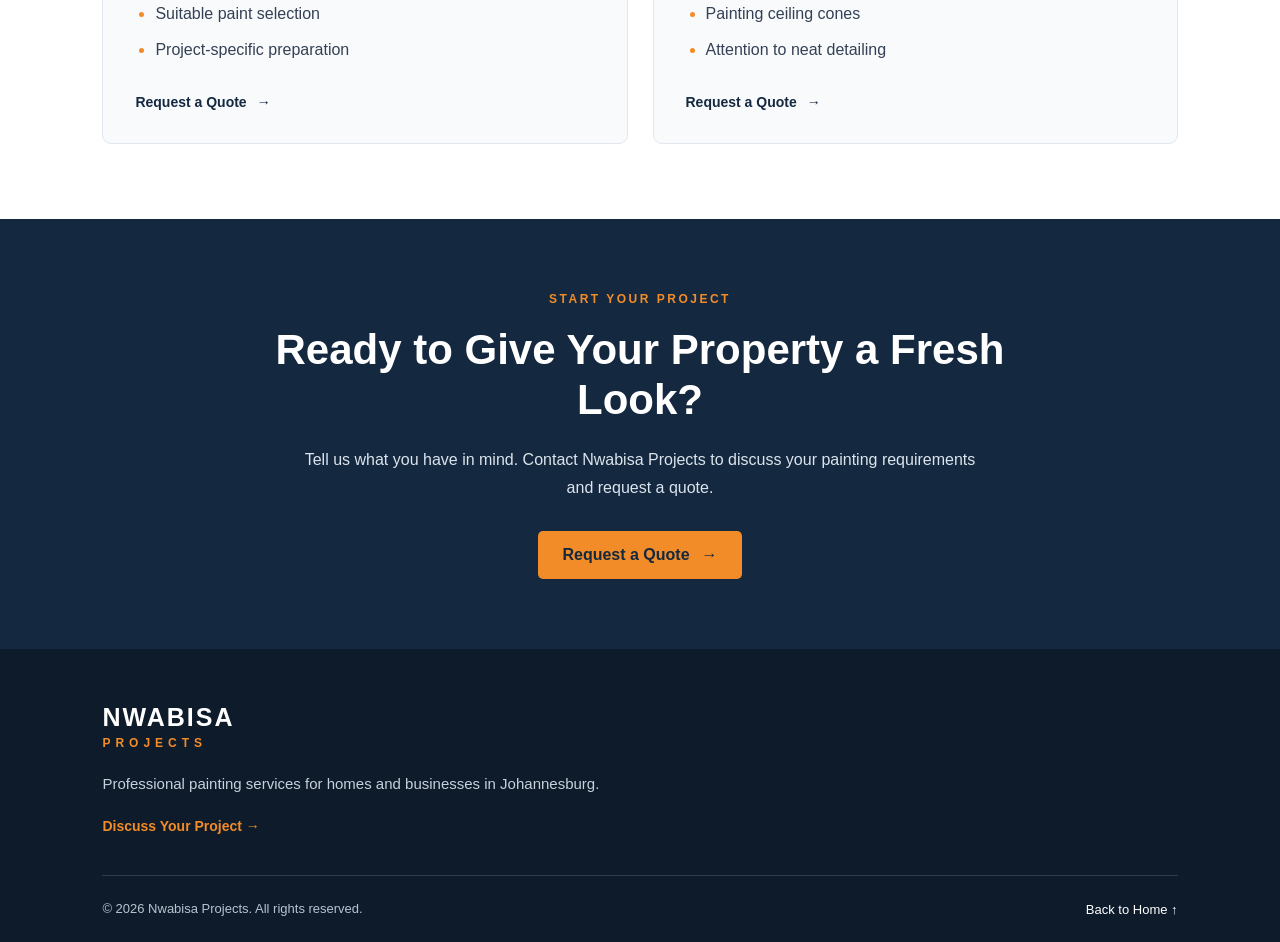
<file: services.html>
<!DOCTYPE html>

<html lang="en">

<head>
    <meta charset="UTF-8">
    <meta name="viewport" content="width=device-width, initial-scale=1.0">


<title>Painting Services in Johannesburg | Nwabisa Projects</title>

<meta name="description"
    content="Explore Nwabisa Projects' interior painting, exterior painting, roof painting and ceiling cone services in Johannesburg. Contact us to discuss your painting project.">

<meta name="theme-color" content="#14283f">

<link rel="icon" type="image/png" href="images/favicon.png">
<link rel="stylesheet" href="style.css">


</head>

<body>


<!-- Navigation -->
<header class="modern-header">
    <nav class="modern-nav" aria-label="Main navigation">

        <a href="home.html" class="brand">
            <span class="brand-name">NWABISA</span>
            <span class="brand-subtitle">PROJECTS</span>
        </a>

        <ul class="nav-links">
            <li><a href="home.html">Home</a></li>
            <li><a href="services.html" class="active" aria-current="page">Services</a></li>
            <li><a href="gallery.html">Gallery</a></li>
            <li><a href="about.html">About Us</a></li>
            <li><a href="contact.html">Contact</a></li>
            <li><a href="book.html">My Book</a></li>
        </ul>

        <a href="contact.html" class="nav-quote">Get a Quote</a>

    </nav>
</header>

<!-- Page Hero -->
<header class="services-hero">

    <div class="services-hero-content">

        <span class="section-label">WHAT WE DO</span>

        <h1>Painting Services<br><span>That Refresh Your Property.</span></h1>

        <p>
            From refreshing interior spaces to improving the appearance
            of exterior walls and roofs, explore the painting and
            finishing services offered by Nwabisa Projects.
        </p>

        <a href="contact.html" class="services-main-button">
            Discuss Your Project <span aria-hidden="true">→</span>
        </a>

    </div>

</header>

<main>

    <!-- Services Introduction -->
    <section class="services-intro">

        <span class="section-label">OUR EXPERTISE</span>

        <h2>How We Can Help</h2>

        <p>
            Every property has its own needs. Explore our services
            and contact us to discuss the work you would like done
            and request a quotation.
        </p>

    </section>

    <!-- Services Grid -->
    <section class="services-modern-grid" aria-label="Available painting services">

        <article class="services-modern-card">

            <div class="services-card-top">
                <span class="services-card-number">01</span>
                <span class="services-card-icon" aria-hidden="true">⌂</span>
            </div>

            <h2>Interior Painting</h2>

            <p>
                Give your rooms a fresh, clean and modern appearance.
                Interior painting can help refresh living rooms,
                bedrooms, kitchens and other indoor spaces.
            </p>

            <ul>
                <li>Refreshing interior walls</li>
                <li>Colour updates for rooms</li>
                <li>Neat, careful paint application</li>
            </ul>

            <a href="contact.html" class="services-card-link">
                Request a Quote <span aria-hidden="true">→</span>
            </a>

        </article>

        <article class="services-modern-card">

            <div class="services-card-top">
                <span class="services-card-number">02</span>
                <span class="services-card-icon" aria-hidden="true">▧</span>
            </div>

            <h2>Exterior Painting</h2>

            <p>
                Improve the appearance of your property with exterior
                painting that refreshes walls and gives your building
                a clean, renewed look.
            </p>

            <ul>
                <li>Exterior wall painting</li>
                <li>Refreshing building colours</li>
                <li>Attention to surface preparation</li>
            </ul>

            <a href="contact.html" class="services-card-link">
                Request a Quote <span aria-hidden="true">→</span>
            </a>

        </article>

        <article class="services-modern-card">

            <div class="services-card-top">
                <span class="services-card-number">03</span>
                <span class="services-card-icon" aria-hidden="true">⌂</span>
            </div>

            <h2>Roof Painting</h2>

            <p>
                Refresh the appearance of your roof with an appropriate
                painting finish selected for the roof surface and
                the requirements of the project.
            </p>

            <ul>
                <li>Roof appearance improvements</li>
                <li>Suitable paint selection</li>
                <li>Project-specific preparation</li>
            </ul>

            <a href="contact.html" class="services-card-link">
                Request a Quote <span aria-hidden="true">→</span>
            </a>

        </article>

        <article class="services-modern-card">

            <div class="services-card-top">
                <span class="services-card-number">04</span>
                <span class="services-card-icon" aria-hidden="true">✳</span>
            </div>

            <h2>Ceiling Cones</h2>

            <p>
                Add a decorative finishing touch to your ceilings
                with carefully painted ceiling cones that complement
                the appearance of your interior space.
            </p>

            <ul>
                <li>Decorative ceiling finishes</li>
                <li>Painting ceiling cones</li>
                <li>Attention to neat detailing</li>
            </ul>

            <a href="contact.html" class="services-card-link">
                Request a Quote <span aria-hidden="true">→</span>
            </a>

        </article>

    </section>

    <!-- Call to Action -->
    <section class="services-modern-cta">

        <div class="services-cta-content">

            <span class="section-label">START YOUR PROJECT</span>

            <h2>Ready to Give Your Property a Fresh Look?</h2>

            <p>
                Tell us what you have in mind. Contact Nwabisa Projects
                to discuss your painting requirements and request a quote.
            </p>

            <a href="contact.html" class="services-main-button">
                Request a Quote <span aria-hidden="true">→</span>
            </a>

        </div>

    </section>

</main>

<!-- Footer -->
<footer class="modern-footer">

    <div class="footer-main">

        <a href="home.html" class="brand footer-brand">
            <span class="brand-name">NWABISA</span>
            <span class="brand-subtitle">PROJECTS</span>
        </a>

        <p>
            Professional painting services for homes and businesses
            in Johannesburg.
        </p>

        <a href="contact.html" class="footer-contact">
            Discuss Your Project →
        </a>

    </div>

    <div class="footer-bottom">
        <p>&copy; 2026 Nwabisa Projects. All rights reserved.</p>
        <a href="home.html">Back to Home ↑</a>
    </div>

</footer>

<!-- WhatsApp Floating Button -->
<a
    href="https://wa.me/27747128553"
    class="whatsapp-float"
    target="_blank"
    rel="noopener noreferrer"
    aria-label="Chat with Nwabisa Projects on WhatsApp">

    <img
        src="images/whatsapp-icon.png"
        alt=""
        width="55"
        height="55">

</a>


</body>
</html>
</file>
<file: style.css>
/* =====================================================
   NWABISA PROJECTS
   COMPLETE WEBSITE STYLES
   ===================================================== */

* {
    box-sizing: border-box;
}

body {
    margin: 0;
    font-family: Arial, Helvetica, sans-serif;
    background-color: #f2f2f2;
    color: #333;
}


/* =====================================================
   WELCOME PAGE
   ===================================================== */

.welcome-body {
margin: 0;
padding: 0;
}

.welcome-page {
min-height: 100vh;
position: relative;
display: flex;
justify-content: center;
align-items: center;
text-align: center;
background-image: url("images/project1.jpg");
background-size: cover;
background-position: center;
color: white;
overflow: hidden;
}

.welcome-overlay {
position: absolute;
inset: 0;
background: rgba(0, 0, 0, 0.65);
}

.welcome-content {
position: relative;
z-index: 2;
width: 90%;
max-width: 800px;
padding: 30px;
}

.welcome-small {
font-size: 16px;
font-weight: bold;
letter-spacing: 5px;
margin-bottom: 15px;
color: #f28c28;
}

.welcome-content h1 {
margin: 0;
font-size: 64px;
}

.welcome-line {
width: 80px;
height: 4px;
margin: 25px auto;
background: #f28c28;
}

.welcome-content h2 {
font-size: 28px;
margin-bottom: 20px;
}

.welcome-text {
max-width: 650px;
margin: 0 auto 35px;
font-size: 18px;
line-height: 1.7;
}

.enter-button {
display: inline-block;
padding: 16px 32px;
background: #f28c28;
color: #14283f;
text-decoration: none;
font-weight: bold;
letter-spacing: 1px;
border-radius: 4px;
transition: 0.3s;
}

.enter-button:hover {
transform: translateY(-3px);
background: #d97414;
color: white;
}

.enter-button span {
margin-left: 10px;
}

.welcome-location {
margin-top: 35px;
font-size: 14px;
letter-spacing: 2px;
}

/* =====================================================
   NAVIGATION
   ===================================================== */

nav {
    background-color: #222;
    padding: 18px 20px;
    position: sticky;
    top: 0;
    z-index: 1000;
}

nav ul {
    list-style: none;
    display: flex;
    justify-content: center;
    align-items: center;
    gap: 35px;
    margin: 0;
    padding: 0;
}

nav a {
    color: white;
    text-decoration: none;
    font-weight: bold;
    font-size: 16px;
    transition: 0.3s;
}

nav a:hover {
    color: #ddd;
}


/* =====================================================
   HERO
   ===================================================== */

#hero {
    background-color: #222;
    color: white;
    text-align: center;
    padding: 90px 20px;
}

#hero h1 {
    font-size: 42px;
    margin-bottom: 20px;
}

#hero p {
    max-width: 750px;
    margin: 0 auto 30px;
    font-size: 18px;
    line-height: 1.7;
}

.cta-button {
    display: inline-block;
    padding: 14px 28px;
    background-color: #222;
    color: white;
    text-decoration: none;
    font-weight: bold;
    border-radius: 4px;
    transition: 0.3s;
}

#hero .cta-button {
    background-color: white;
    color: #222;
}

.cta-button:hover {
    transform: translateY(-2px);
    opacity: 0.85;
}


/* =====================================================
   PAGE HEADERS
   ===================================================== */

.page-header {
    background-color: #222;
    color: white;
    text-align: center;
    padding: 65px 20px;
}

.page-header h1 {
    font-size: 42px;
    margin-bottom: 15px;
}

.page-header p {
    font-size: 18px;
    margin: 0;
    line-height: 1.6;
}


/* =====================================================
   GENERAL SECTIONS
   ===================================================== */

main section {
    max-width: 1000px;
    margin: 30px auto;
    padding: 35px;
    background-color: white;
    border-radius: 8px;
    box-shadow: 0 2px 8px rgba(0, 0, 0, 0.08);
}

main section h2 {
    text-align: center;
    font-size: 30px;
    margin-top: 0;
    margin-bottom: 25px;
}


/* =====================================================
   SERVICES
   ===================================================== */

.service-page {
    display: grid;
    grid-template-columns: repeat(2, 1fr);
    gap: 25px;
}

.service-box {
    padding: 30px;
    background-color: #f7f7f7;
    border-radius: 8px;
    border: 1px solid #ddd;
    transition: 0.3s;
}

.service-box:hover {
    transform: translateY(-5px);
    box-shadow: 0 5px 15px rgba(0, 0, 0, 0.12);
}

.service-box h2 {
    text-align: left;
    font-size: 23px;
}

.service-box p {
    line-height: 1.7;
}


/* =====================================================
   GALLERY
   ===================================================== */

.gallery-page {
    display: grid;
    grid-template-columns: repeat(2, 1fr);
    gap: 25px;
}

.gallery-item {
    text-align: center;
    background-color: #f7f7f7;
    padding: 15px;
    border-radius: 8px;
}

.gallery-item img {
    width: 100%;
    height: 280px;
    object-fit: cover;
    border-radius: 6px;
}

.gallery-item h2 {
    font-size: 22px;
    margin-bottom: 8px;
}

.gallery-item p {
    margin-top: 0;
}


/* =====================================================
   ABOUT
   ===================================================== */

.about-page p {
    line-height: 1.8;
    font-size: 17px;
}

.about-values {
    display: grid;
    grid-template-columns: repeat(3, 1fr);
    gap: 20px;
}

.about-values h2 {
    grid-column: 1 / -1;
}

.value-box {
    padding: 25px;
    background-color: #f7f7f7;
    border-radius: 8px;
    text-align: center;
}

.value-box h3 {
    margin-top: 0;
    font-size: 21px;
}

.value-box p {
    line-height: 1.6;
}


/* =====================================================
   CONTACT
   ===================================================== */

.contact-page {
    text-align: center;
}

.contact-page p {
    line-height: 1.7;
}

.contact-details {
    margin-top: 30px;
}

.contact-details p {
    margin: 25px 0;
}

.contact-details a {
    color: #222;
    font-weight: bold;
    text-decoration: none;
}

.contact-details a:hover {
    text-decoration: underline;
}


/* =====================================================
   QUOTE FORM
   ===================================================== */

.quote-section {
    text-align: center;
}

form {
    max-width: 600px;
    margin: 30px auto;
    text-align: left;
}

form label {
    display: block;
    margin-bottom: 6px;
    font-weight: bold;
}

form input[type="text"],
form textarea {
    width: 100%;
    padding: 13px;
    margin-bottom: 18px;
    border: 1px solid #ccc;
    border-radius: 5px;
    font-family: Arial, Helvetica, sans-serif;
    font-size: 16px;
}

form textarea {
    min-height: 140px;
    resize: vertical;
}

form input[type="submit"] {
    width: 100%;
    padding: 14px;
    border: none;
    border-radius: 5px;
    background-color: #222;
    color: white;
    font-size: 16px;
    font-weight: bold;
    cursor: pointer;
    transition: 0.3s;
}

form input[type="submit"]:hover {
    background-color: #444;
}


/* =====================================================
   CALL TO ACTION
   ===================================================== */

.service-cta {
    text-align: center;
    background-color: #222;
    color: white;
}

.service-cta h2 {
    color: white;
}

.service-cta p {
    line-height: 1.7;
    margin-bottom: 25px;
}

.service-cta .cta-button {
    background-color: white;
    color: #222;
}


/* =====================================================
   FOOTER
   ===================================================== */

footer {
    background-color: #222;
    color: white;
    text-align: center;
    padding: 25px;
    margin-top: 40px;
}

footer p {
    margin: 0;
}


/* =====================================================
   WHATSAPP
   ===================================================== */

.whatsapp-float {
    position: fixed;
    right: 20px;
    bottom: 20px;
    z-index: 1000;
}

.whatsapp-float img {
    width: 55px;
    height: 55px;
    transition: 0.3s;
}

.whatsapp-float img:hover {
    transform: scale(1.1);
}


/* =====================================================
   BOOK PAGE
   ===================================================== */

.book-section {
    min-height: 80vh;
    display: flex;
    justify-content: center;
    align-items: center;
    padding: 70px 20px;
    background: #f4f4f4;
}

.book-content {
    width: 100%;
    max-width: 800px;
    background: white;
    padding: 50px;
    text-align: left;
    border-radius: 12px;
    box-shadow: 0 8px 30px rgba(0, 0, 0, 0.08);
}

.book-label,
.book-content h1,
.book-content h2,
.book-line,
.book-buttons {
    text-align: center;
}

.book-label {
    font-size: 14px;
    font-weight: bold;
    letter-spacing: 3px;
    color: #777;
    margin-bottom: 15px;
}

.book-content h1 {
    font-size: 42px;
    line-height: 1.2;
    color: #222;
    margin-bottom: 15px;
}

.book-content h2 {
    font-size: 20px;
    font-weight: normal;
    color: #666;
    margin-bottom: 25px;
}

.book-line {
    width: 70px;
    height: 3px;
    background: #333;
    margin: 0 auto 30px;
}

.book-content p {
    font-size: 17px;
    line-height: 1.8;
    color: #555;
    margin-bottom: 20px;
}

.book-buttons {
    margin-top: 35px;
    display: flex;
    justify-content: center;
    gap: 15px;
    flex-wrap: wrap;
}

.book-button {
    display: inline-block;
    padding: 14px 25px;
    background: #222;
    color: white;
    text-decoration: none;
    border-radius: 6px;
    font-weight: bold;
    transition: 0.3s;
}

.book-button:hover {
    background: #444;
    transform: translateY(-2px);
}

.book-button.secondary {
    background: #777;
}

.book-button.secondary:hover {
    background: #555;
}


/* =====================================================
   MOBILE
   ===================================================== */

@media (max-width: 700px) {

    .welcome-content h1 {
        font-size: 42px;
    }

    .welcome-content h2 {
        font-size: 21px;
    }

    .welcome-text {
        font-size: 16px;
    }

    nav ul {
        flex-direction: column;
        gap: 15px;
    }

    #hero {
        padding: 65px 20px;
    }

    #hero h1 {
        font-size: 32px;
    }

    #hero p {
        font-size: 16px;
    }

    .page-header {
        padding: 50px 20px;
    }

    .page-header h1 {
        font-size: 32px;
    }

    main section {
        margin: 20px 10px;
        padding: 25px 18px;
    }

    .service-page {
        grid-template-columns: 1fr;
    }

    .gallery-page {
        grid-template-columns: 1fr;
    }

    .gallery-item img {
        height: auto;
    }

    .about-values {
        grid-template-columns: 1fr;
    }

    .about-values h2 {
        grid-column: auto;
    }

    .whatsapp-float {
        right: 15px;
        bottom: 15px;
    }
}


/* =====================================================
   BOOK PAGE MOBILE
   ===================================================== */

@media (max-width: 600px) {

    .book-section {
        min-height: auto;
        width: 100%;
        padding: 40px 15px;
        margin: 0;
    }

    .book-content {
        width: 100%;
        max-width: 100%;
        padding: 30px 20px;
        margin: 0;
    }

    .book-content h1 {
        font-size: 30px;
    }

    .book-content h2 {
        font-size: 18px;
    }

    .book-content p {
        font-size: 16px;
        line-height: 1.8;
        text-align: left;
    }

    .book-buttons {
        flex-direction: column;
        align-items: center;
    }

    .book-button {
        width: 100%;
        box-sizing: border-box;
        text-align: center;
    }
}


/* =====================================================
   BOOK PAGE CENTERING FIX
   ===================================================== */

body:has(.book-section) {
    margin: 0;
    padding: 0;
}

body:has(.book-section) .navbar {
    width: 100%;
    box-sizing: border-box;
}

body:has(.book-section) .book-section {
    width: 100%;
    box-sizing: border-box;
    display: flex;
    justify-content: center;
    align-items: center;
}

body:has(.book-section) .book-content {
    width: 100%;
    max-width: 800px;
    margin: 0 auto;
    box-sizing: border-box;
}

/* =====================================================
MODERN NWABISA PROJECTS HOMEPAGE
NAVY BLUE, WHITE AND ORANGE
===================================================== */

:root {
--navy: #14283f;
--navy-light: #203c59;
--orange: #f28c28;
--orange-dark: #dc7415;
--white: #ffffff;
--light-bg: #f5f7fa;
--text-dark: #263445;
--text-muted: #667085;
}

/* =====================================================
MODERN NAVIGATION
===================================================== */

.modern-header {
position: sticky;
top: 0;
z-index: 1000;
width: 100%;
background: var(--navy);
padding: 0 6%;
box-shadow: 0 3px 15px rgba(0, 0, 0, 0.12);
}

.modern-nav {
max-width: 1400px;
min-height: 88px;
margin: 0 auto;
padding: 15px 0;
display: flex;
align-items: center;
justify-content: space-between;
gap: 25px;
background: transparent;
position: relative;
}

.modern-nav .brand {
display: flex;
flex-direction: column;
flex-shrink: 0;
text-decoration: none;
line-height: 1.1;
}

.brand-name {
color: var(--white);
font-size: 25px;
font-weight: 800;
letter-spacing: 2px;
}

.brand-subtitle {
color: var(--orange);
font-size: 12px;
font-weight: bold;
letter-spacing: 5px;
margin-top: 5px;
}

.modern-nav .nav-links {
display: flex;
align-items: center;
justify-content: center;
gap: 24px;
flex-wrap: wrap;
list-style: none;
margin: 0;
padding: 0;
background: transparent;
}

.modern-nav .nav-links li {
margin: 0;
padding: 0;
}

.modern-nav .nav-links a {
display: inline-block;
padding: 8px 0;
color: #e8edf3;
font-size: 14px;
font-weight: 600;
text-decoration: none;
transition: color 0.25s ease;
}

.modern-nav .nav-links a:hover,
.modern-nav .nav-links a.active {
color: var(--orange);
}

.modern-nav .nav-quote {
display: inline-block;
flex-shrink: 0;
padding: 13px 20px;
border-radius: 5px;
background: var(--orange);
color: var(--navy);
text-decoration: none;
font-weight: bold;
font-size: 14px;
transition: background 0.25s ease, transform 0.25s ease;
}

.modern-nav .nav-quote:hover {
background: #ffad52;
transform: translateY(-2px);
}

/* =====================================================
MODERN HERO SECTION
===================================================== */

#hero.modern-hero {
position: relative;
isolation: isolate;
display: flex;
align-items: center;
justify-content: flex-start;
min-height: 570px;
padding: 85px 8%;
overflow: hidden;
text-align: left;
color: var(--white);
background-color: var(--navy);
background-image:
linear-gradient(
90deg,
rgba(20, 40, 63, 0.97) 0%,
rgba(20, 40, 63, 0.88) 48%,
rgba(20, 40, 63, 0.55) 100%
),
url("images/project1.jpg");
background-size: cover;
background-position: center;
}

.modern-hero .hero-content {
position: relative;
z-index: 1;
width: 100%;
max-width: 850px;
margin: 0;
}

.modern-hero .hero-label,
.section-label {
display: inline-block;
color: var(--orange);
font-size: 12px;
font-weight: 800;
letter-spacing: 2.5px;
line-height: 1.7;
margin-bottom: 16px;
}

.modern-hero h1 {
max-width: 800px;
margin: 0 0 24px;
color: var(--white);
font-size: clamp(38px, 5vw, 65px);
font-weight: 800;
line-height: 1.12;
letter-spacing: -1.5px;
}

.modern-hero h1 span {
color: var(--orange);
}

.modern-hero p {
max-width: 650px;
margin: 0 0 30px;
color: #e2e8f0;
font-size: 18px;
line-height: 1.8;
}

.modern-hero .hero-buttons {
display: flex;
align-items: center;
gap: 15px;
flex-wrap: wrap;
}

.modern-hero .cta-button,
.modern-cta .cta-button {
display: inline-flex;
align-items: center;
justify-content: center;
gap: 12px;
padding: 16px 25px;
border: 2px solid var(--orange);
border-radius: 5px;
background: var(--orange);
color: var(--navy);
font-size: 15px;
font-weight: 800;
text-decoration: none;
transition: background 0.25s ease, transform 0.25s ease;
}

.modern-hero .cta-button:hover,
.modern-cta .cta-button:hover {
background: #ffad52;
border-color: #ffad52;
transform: translateY(-3px);
opacity: 1;
}

.modern-hero .secondary-button {
display: inline-flex;
align-items: center;
justify-content: center;
padding: 16px 23px;
border: 1px solid rgba(255, 255, 255, 0.65);
border-radius: 5px;
color: var(--white);
font-size: 15px;
font-weight: bold;
text-decoration: none;
transition: background 0.25s ease, border-color 0.25s ease;
}

.modern-hero .secondary-button:hover {
background: rgba(255, 255, 255, 0.12);
border-color: var(--white);
}

.modern-hero .hero-note {
display: flex;
align-items: center;
gap: 12px;
margin-top: 35px;
color: #d9e1eb;
font-size: 13px;
line-height: 1.7;
}

.modern-hero .hero-note-line {
display: inline-block;
width: 35px;
height: 3px;
flex-shrink: 0;
background: var(--orange);
}

/* =====================================================
HOMEPAGE SECTION LAYOUT
Override the older general section styles only
for the new homepage sections.
===================================================== */

main > .intro-section,
main > .modern-services,
main > .modern-gallery,
main > .modern-cta {
width: 100%;
max-width: none;
margin: 0;
padding: 85px 8%;
border-radius: 0;
box-shadow: none;
}

main > .intro-section {
padding-top: 90px;
padding-bottom: 75px;
background: var(--white);
text-align: center;
}

.intro-section .section-label {
margin-bottom: 14px;
}

.intro-section h2 {
margin: 0 auto 22px;
color: var(--navy);
font-size: clamp(30px, 4vw, 43px);
line-height: 1.2;
}

main > .intro-section p {
max-width: 760px;
margin: 0 auto;
color: var(--text-muted);
font-size: 17px;
line-height: 1.9;
}

/* =====================================================
SECTION HEADINGS
===================================================== */

.modern-services .section-heading,
.modern-gallery .section-heading {
display: flex;
align-items: flex-end;
justify-content: space-between;
gap: 25px;
margin-bottom: 35px;
}

.modern-services .section-heading h2,
.modern-gallery .section-heading h2 {
margin: 0;
color: var(--navy);
text-align: left;
font-size: clamp(28px, 3.5vw, 39px);
line-height: 1.2;
}

.modern-services .section-label,
.modern-gallery .section-label {
margin-bottom: 10px;
}

.modern-services .text-link,
.modern-gallery .text-link {
display: inline-block;
flex-shrink: 0;
color: var(--navy);
font-size: 14px;
font-weight: 800;
text-decoration: none;
transition: color 0.25s ease;
}

.modern-services .text-link:hover,
.modern-gallery .text-link:hover {
color: var(--orange-dark);
}

/* =====================================================
MODERN SERVICES
===================================================== */

main > .modern-services {
background: var(--light-bg);
}

.modern-services .modern-service-grid {
display: grid;
grid-template-columns: repeat(4, minmax(0, 1fr));
gap: 22px;
}

.modern-services .modern-service-card {
position: relative;
min-width: 0;
padding: 30px 24px;
border: 1px solid #e4e9f0;
border-radius: 8px;
background: var(--white);
box-shadow: 0 5px 20px rgba(20, 40, 63, 0.04);
transition: transform 0.25s ease, box-shadow 0.25s ease;
}

.modern-services .modern-service-card:hover {
transform: translateY(-6px);
box-shadow: 0 14px 32px rgba(20, 40, 63, 0.12);
}

.modern-services .service-number {
position: absolute;
top: 20px;
right: 20px;
color: #c9d2df;
font-size: 14px;
font-weight: 800;
}

.modern-services .service-icon {
display: flex;
align-items: center;
justify-content: center;
width: 55px;
height: 55px;
margin-bottom: 25px;
border-radius: 8px;
background: #fff0df;
color: var(--orange-dark);
font-size: 30px;
}

.modern-services .modern-service-card h3 {
margin: 0 0 13px;
color: var(--navy);
font-size: 20px;
line-height: 1.35;
}

.modern-services .modern-service-card p {
margin: 0 0 22px;
color: var(--text-muted);
font-size: 14px;
line-height: 1.8;
}

.modern-services .card-link {
display: inline-block;
color: var(--navy);
font-size: 14px;
font-weight: 800;
text-decoration: none;
transition: color 0.25s ease;
}

.modern-services .card-link:hover {
color: var(--orange-dark);
}

/* =====================================================
MODERN GALLERY
===================================================== */

main > .modern-gallery {
background: var(--white);
}

.modern-gallery .modern-gallery-grid {
display: grid;
grid-template-columns: repeat(2, minmax(0, 1fr));
gap: 25px;
}

.modern-gallery .modern-gallery-item {
position: relative;
display: block;
min-width: 0;
height: 330px;
overflow: hidden;
border-radius: 8px;
background: var(--navy);
text-decoration: none;
}

.modern-gallery .modern-gallery-item img {
display: block;
width: 100%;
height: 100%;
object-fit: cover;
transition: transform 0.4s ease;
}

.modern-gallery .modern-gallery-item:hover img {
transform: scale(1.05);
}

.modern-gallery .gallery-caption {
position: absolute;
right: 0;
bottom: 0;
left: 0;
display: flex;
align-items: center;
justify-content: space-between;
gap: 15px;
padding: 22px;
background: linear-gradient(
transparent,
rgba(20, 40, 63, 0.95)
);
color: var(--white);
font-size: 16px;
font-weight: bold;
}

.modern-gallery .gallery-caption span:last-child {
color: var(--orange);
font-size: 22px;
}

/* =====================================================
MODERN CALL TO ACTION
===================================================== */

main > .modern-cta {
position: relative;
display: flex;
align-items: center;
justify-content: space-between;
gap: 40px;
overflow: hidden;
background: var(--navy);
}

.modern-cta .cta-content {
position: relative;
z-index: 1;
width: 100%;
max-width: 680px;
}

.modern-cta .section-label {
margin-bottom: 15px;
}

.modern-cta h2 {
margin: 0 0 20px;
color: var(--white);
text-align: left;
font-size: clamp(32px, 4vw, 46px);
line-height: 1.2;
}

.modern-cta p {
max-width: 620px;
margin: 0 0 28px;
color: #dce4ed;
font-size: 16px;
line-height: 1.9;
}

.modern-cta .cta-button-light {
background: var(--orange);
color: var(--navy);
}

.modern-cta .cta-decoration {
position: relative;
width: 230px;
height: 230px;
flex-shrink: 0;
margin-right: 5%;
border: 2px solid rgba(242, 140, 40, 0.6);
border-radius: 50%;
}

.modern-cta .cta-decoration span {
position: absolute;
display: block;
border: 2px solid rgba(242, 140, 40, 0.4);
border-radius: 50%;
}

.modern-cta .cta-decoration span:nth-child(1) {
inset: 20px;
}

.modern-cta .cta-decoration span:nth-child(2) {
inset: 40px;
}

.modern-cta .cta-decoration span:nth-child(3) {
inset: 60px;
background: rgba(242, 140, 40, 0.12);
}

/* =====================================================
MODERN FOOTER
===================================================== */

footer.modern-footer {
margin-top: 0;
padding: 55px 8% 0;
background: #0d1b2a;
color: var(--white);
text-align: left;
}

.modern-footer .footer-main {
max-width: 1400px;
margin: 0 auto;
padding-bottom: 40px;
}

.modern-footer .footer-brand {
display: inline-flex;
flex-direction: column;
margin-bottom: 20px;
text-decoration: none;
line-height: 1.1;
}

.modern-footer .footer-main > p {
max-width: 500px;
margin: 0 0 20px;
color: #c7d1dc;
font-size: 15px;
line-height: 1.8;
}

.modern-footer .footer-contact {
display: inline-block;
color: var(--orange);
font-size: 14px;
font-weight: bold;
text-decoration: none;
}

.modern-footer .footer-contact:hover {
color: #ffb45e;
}

.modern-footer .footer-bottom {
max-width: 1400px;
margin: 0 auto;
padding: 22px 0;
border-top: 1px solid rgba(255, 255, 255, 0.15);
display: flex;
align-items: center;
justify-content: space-between;
gap: 20px;
}

.modern-footer .footer-bottom p {
margin: 0;
color: #b8c4d1;
font-size: 13px;
line-height: 1.7;
}

.modern-footer .footer-bottom a {
color: var(--white);
font-size: 13px;
text-decoration: none;
}

.modern-footer .footer-bottom a:hover {
color: var(--orange);
}

/* =====================================================
ACCESSIBILITY AND TRANSITIONS
===================================================== */

.modern-nav a:focus-visible,
.modern-hero a:focus-visible,
.modern-services a:focus-visible,
.modern-gallery a:focus-visible,
.modern-cta a:focus-visible,
.modern-footer a:focus-visible {
outline: 3px solid var(--orange);
outline-offset: 4px;
}

/* =====================================================
RESPONSIVE TABLET DESIGN
===================================================== */

@media (max-width: 1100px) {

.modern-header {
    padding-right: 4%;
    padding-left: 4%;
}

.modern-nav {
    flex-wrap: wrap;
    justify-content: space-between;
    gap: 18px;
}

.modern-nav .nav-links {
    gap: 16px;
}

.modern-services .modern-service-grid {
    grid-template-columns: repeat(2, minmax(0, 1fr));
}

main > .intro-section,
main > .modern-services,
main > .modern-gallery,
main > .modern-cta {
    padding-right: 6%;
    padding-left: 6%;
}

}

/* =====================================================
RESPONSIVE MOBILE DESIGN
===================================================== */

@media (max-width: 700px) {

.modern-header {
    position: relative;
    padding: 0 20px;
}

.modern-nav {
    min-height: auto;
    padding: 20px 0;
    flex-direction: column;
    align-items: center;
    gap: 18px;
}

.modern-nav .brand {
    align-items: center;
}

.modern-nav .nav-links {
    width: 100%;
    flex-direction: row;
    justify-content: center;
    gap: 8px 18px;
}

.modern-nav .nav-links a {
    padding: 5px 0;
    font-size: 13px;
}

.modern-nav .nav-quote {
    padding: 11px 18px;
}

#hero.modern-hero {
    min-height: 500px;
    padding: 65px 25px;
    background-position: center;
}

.modern-hero h1 {
    font-size: clamp(36px, 9vw, 48px);
    letter-spacing: -0.8px;
}

.modern-hero p {
    font-size: 16px;
    line-height: 1.8;
}

.modern-hero .hero-buttons {
    align-items: stretch;
    flex-direction: column;
    max-width: 320px;
}

.modern-hero .cta-button,
.modern-hero .secondary-button {
    width: 100%;
    text-align: center;
}

.modern-hero .hero-note {
    align-items: flex-start;
    font-size: 12px;
}

main > .intro-section,
main > .modern-services,
main > .modern-gallery,
main > .modern-cta {
    padding: 55px 22px;
}

.intro-section h2 {
    font-size: 30px;
}

main > .intro-section p {
    font-size: 15px;
}

.modern-services .section-heading,
.modern-gallery .section-heading {
    align-items: flex-start;
    flex-direction: column;
    gap: 15px;
}

.modern-services .modern-service-grid {
    grid-template-columns: 1fr;
    gap: 18px;
}

.modern-services .modern-service-card {
    padding: 28px 24px;
}

.modern-gallery .modern-gallery-grid {
    grid-template-columns: 1fr;
    gap: 20px;
}

.modern-gallery .modern-gallery-item {
    height: 270px;
}

main > .modern-cta {
    flex-direction: column;
    align-items: flex-start;
}

.modern-cta .cta-decoration {
    width: 150px;
    height: 150px;
    align-self: center;
    margin: 10px 0 0;
}

.modern-cta .cta-decoration span:nth-child(1) {
    inset: 15px;
}

.modern-cta .cta-decoration span:nth-child(2) {
    inset: 30px;
}

.modern-cta .cta-decoration span:nth-child(3) {
    inset: 45px;
}

footer.modern-footer {
    padding: 40px 22px 0;
}

.modern-footer .footer-bottom {
    align-items: flex-start;
    flex-direction: column;
    gap: 12px;
}

}

/* =====================================================
SMALL MOBILE SCREENS
===================================================== */

@media (max-width: 380px) {

.modern-nav .nav-links {
    gap: 8px 12px;
}

.modern-nav .nav-links a {
    font-size: 12px;
}

#hero.modern-hero {
    padding-right: 18px;
    padding-left: 18px;
}

.modern-hero h1 {
    font-size: 34px;
}

.modern-hero .hero-note {
    font-size: 11px;
}

}

/* =====================================================
MODERN SERVICES PAGE
===================================================== */

.services-hero {
min-height: 390px;
display: flex;
align-items: center;
padding: 65px 8%;
background:
linear-gradient(
90deg,
rgba(20, 40, 63, 0.97),
rgba(20, 40, 63, 0.78)
),
url("images/project1.jpg") center/cover no-repeat;
}

.services-hero-content {
width: 100%;
max-width: 850px;
}

.services-hero h1 {
margin: 0 0 20px;
color: #ffffff;
font-size: clamp(36px, 5vw, 58px);
line-height: 1.15;
}

.services-hero h1 span {
color: #f28c28;
}

.services-hero p {
max-width: 680px;
margin: 0 0 28px;
color: #e2e8f0;
font-size: 17px;
line-height: 1.8;
}

.services-main-button {
display: inline-flex;
align-items: center;
justify-content: center;
gap: 12px;
padding: 15px 24px;
border-radius: 5px;
background: #f28c28;
color: #14283f;
font-weight: 800;
text-decoration: none;
transition: background 0.25s ease, transform 0.25s ease;
}

.services-main-button:hover {
background: #ffad52;
transform: translateY(-2px);
}

main > .services-intro {
width: 100%;
max-width: none;
margin: 0;
padding: 65px 8% 35px;
border-radius: 0;
background: #ffffff;
box-shadow: none;
text-align: center;
}

.services-intro h2 {
margin: 0 0 18px;
color: #14283f;
font-size: clamp(29px, 4vw, 40px);
}

main > .services-intro p {
max-width: 750px;
margin: 0 auto;
color: #667085;
font-size: 16px;
line-height: 1.8;
}

main > .services-modern-grid {
width: 100%;
max-width: none;
margin: 0;
padding: 35px 8% 75px;
display: grid;
grid-template-columns: repeat(2, minmax(0, 1fr));
gap: 25px;
border-radius: 0;
background: #ffffff;
box-shadow: none;
}

.services-modern-card {
min-width: 0;
padding: 32px;
border: 1px solid #e1e7ef;
border-radius: 9px;
background: #f8fafc;
transition: transform 0.25s ease, box-shadow 0.25s ease;
}

.services-modern-card:hover {
transform: translateY(-5px);
box-shadow: 0 12px 28px rgba(20, 40, 63, 0.1);
}

.services-card-top {
display: flex;
align-items: center;
justify-content: space-between;
margin-bottom: 25px;
}

.services-card-number {
color: #aab6c5;
font-size: 14px;
font-weight: 800;
letter-spacing: 2px;
}

.services-card-icon {
display: flex;
align-items: center;
justify-content: center;
width: 55px;
height: 55px;
border-radius: 8px;
background: #fff0df;
color: #dc7415;
font-size: 29px;
}

.services-modern-card h2 {
margin: 0 0 15px;
color: #14283f;
text-align: left;
font-size: 25px;
}

.services-modern-card p {
margin: 0 0 20px;
color: #667085;
font-size: 15px;
line-height: 1.8;
}

.services-modern-card ul {
margin: 0 0 25px;
padding-left: 20px;
color: #344054;
}

.services-modern-card li {
padding: 5px 0;
line-height: 1.6;
}

.services-modern-card li::marker {
color: #f28c28;
}

.services-card-link {
display: inline-flex;
align-items: center;
gap: 10px;
color: #14283f;
font-size: 14px;
font-weight: 800;
text-decoration: none;
}

.services-card-link:hover {
color: #dc7415;
}

main > .services-modern-cta {
width: 100%;
max-width: none;
margin: 0;
padding: 70px 8%;
border-radius: 0;
background: #14283f;
box-shadow: none;
}

.services-cta-content {
max-width: 800px;
margin: 0 auto;
text-align: center;
}

.services-modern-cta h2 {
margin: 0 0 20px;
color: #ffffff;
font-size: clamp(30px, 4vw, 42px);
line-height: 1.2;
}

.services-modern-cta p {
max-width: 680px;
margin: 0 auto 28px;
color: #dce4ed;
font-size: 16px;
line-height: 1.8;
}

.services-hero a:focus-visible,
.services-modern-grid a:focus-visible,
.services-modern-cta a:focus-visible {
outline: 3px solid #f28c28;
outline-offset: 4px;
}

@media (max-width: 700px) {

.services-hero {
    min-height: 350px;
    padding: 55px 22px;
}

.services-hero h1 {
    font-size: 36px;
}

.services-hero p {
    font-size: 15px;
}

main > .services-intro {
    padding: 50px 22px 25px;
}

main > .services-modern-grid {
    grid-template-columns: 1fr;
    gap: 18px;
    padding: 25px 22px 55px;
}

.services-modern-card {
    padding: 25px;
}

.services-modern-card h2 {
    font-size: 23px;
}

main > .services-modern-cta {
    padding: 55px 22px;
}

}

/* =========================================
MODERN GALLERY PAGE
Nwabisa Projects
========================================= */

.gallery-hero {
min-height: 350px;
display: flex;
align-items: center;
justify-content: center;
padding: 75px 20px;
text-align: center;
color: #ffffff;
background:
linear-gradient(rgba(20, 40, 63, 0.88), rgba(20, 40, 63, 0.88)),
url("images/project1.jpg") center/cover no-repeat;
}

.gallery-hero-content {
width: 100%;
max-width: 850px;
margin: 0 auto;
}

.gallery-eyebrow,
.gallery-section-label {
color: #f28c28;
font-size: 0.82rem;
font-weight: 700;
letter-spacing: 2px;
margin-bottom: 15px;
}

.gallery-hero h1 {
color: #ffffff;
font-size: clamp(2.2rem, 5vw, 3.5rem);
line-height: 1.15;
margin-bottom: 20px;
}

.gallery-hero-content > p:not(.gallery-eyebrow) {
max-width: 680px;
margin: 0 auto 28px;
color: #f1f4f8;
font-size: 1.08rem;
line-height: 1.8;
}

.gallery-hero-button,
.gallery-cta-button {
display: inline-block;
padding: 14px 27px;
background: #f28c28;
color: #14283f;
font-weight: 700;
text-decoration: none;
border-radius: 6px;
transition: background 0.25s ease, transform 0.25s ease;
}

.gallery-hero-button:hover,
.gallery-cta-button:hover {
background: #ffab50;
transform: translateY(-2px);
}

.gallery-hero-button:focus-visible,
.gallery-cta-button:focus-visible,
.gallery-modern-card a:focus-visible {
outline: 3px solid #f28c28;
outline-offset: 4px;
}

/* Gallery Introduction */

.gallery-intro {
max-width: 850px;
margin: 0 auto;
padding: 65px 20px 35px;
text-align: center;
}

.gallery-intro h2 {
color: #14283f;
font-size: clamp(1.8rem, 4vw, 2.5rem);
margin-bottom: 18px;
}

.gallery-intro > p:last-child {
color: #5b6570;
font-size: 1rem;
line-height: 1.8;
}

/* Gallery Photo Grid */

.gallery-modern-grid {
width: min(1150px, 100%);
margin: 0 auto;
padding: 20px 25px 75px;
display: grid;
grid-template-columns: repeat(2, minmax(0, 1fr));
gap: 30px;
}

.gallery-modern-card {
overflow: hidden;
background: #ffffff;
border-radius: 10px;
box-shadow: 0 5px 22px rgba(20, 40, 63, 0.10);
transition: transform 0.25s ease, box-shadow 0.25s ease;
}

.gallery-modern-card:hover {
transform: translateY(-5px);
box-shadow: 0 12px 28px rgba(20, 40, 63, 0.16);
}

.gallery-modern-card > a {
display: block;
overflow: hidden;
background: #eef1f5;
}

.gallery-modern-card img {
display: block;
width: 100%;
height: 300px;
object-fit: cover;
transition: transform 0.35s ease;
}

.gallery-modern-card:hover img {
transform: scale(1.04);
}

.gallery-modern-caption {
padding: 23px 25px 25px;
border-top: 3px solid #f28c28;
}

.gallery-project-number {
display: inline-block;
margin-bottom: 9px;
color: #f28c28;
font-size: 0.75rem;
font-weight: 700;
letter-spacing: 1.5px;
}

.gallery-modern-caption h3 {
margin: 0 0 10px;
color: #14283f;
font-size: 1.35rem;
}

.gallery-modern-caption p {
margin: 0;
color: #5b6570;
line-height: 1.7;
}

/* Gallery Call to Action */

.gallery-modern-cta {
padding: 75px 20px;
text-align: center;
background: #14283f;
color: #ffffff;
}

.gallery-cta-content {
max-width: 760px;
margin: 0 auto;
}

.gallery-modern-cta h2 {
color: #ffffff;
font-size: clamp(1.8rem, 4vw, 2.5rem);
margin: 0 0 18px;
}

.gallery-modern-cta p:not(.gallery-section-label) {
color: #e0e7ef;
line-height: 1.8;
margin: 0 auto 28px;
max-width: 680px;
}

/* Gallery Mobile Layout */

@media (max-width: 700px) {
.gallery-hero {
min-height: 300px;
padding: 55px 20px;
}

.gallery-intro {
    padding: 45px 20px 25px;
}

.gallery-modern-grid {
    grid-template-columns: 1fr;
    padding: 20px 18px 50px;
    gap: 24px;
}

.gallery-modern-card img {
    height: 260px;
}

.gallery-modern-caption {
    padding: 20px;
}

.gallery-modern-cta {
    padding: 55px 20px;
}

}

@media (prefers-reduced-motion: reduce) {
.gallery-modern-card,
.gallery-modern-card img,
.gallery-hero-button,
.gallery-cta-button {
transition: none;
}

.gallery-modern-card:hover,
.gallery-hero-button:hover,
.gallery-cta-button:hover {
    transform: none;
}

.gallery-modern-card:hover img {
    transform: none;
}

}

/* =========================================
MODERN ABOUT US PAGE
Nwabisa Projects
========================================= */

.about-modern-hero {
min-height: 340px;
padding: 75px 20px;
display: flex;
align-items: center;
justify-content: center;
text-align: center;
color: #ffffff;
background:
linear-gradient(rgba(20, 40, 63, 0.88), rgba(20, 40, 63, 0.88)),
url("images/project1.jpg") center/cover no-repeat;
}

.about-modern-hero-content {
max-width: 850px;
margin: 0 auto;
}

.about-eyebrow,
.about-section-label {
color: #f28c28;
font-size: 0.82rem;
font-weight: 700;
letter-spacing: 2px;
margin-bottom: 15px;
}

.about-modern-hero h1 {
color: #ffffff;
font-size: clamp(2.2rem, 5vw, 3.4rem);
line-height: 1.15;
margin: 0 0 20px;
}

.about-modern-hero-content > p:not(.about-eyebrow) {
max-width: 700px;
margin: 0 auto 28px;
color: #f1f4f8;
font-size: 1.08rem;
line-height: 1.8;
}

.about-hero-button,
.about-cta-button,
.about-services-button {
display: inline-block;
padding: 14px 26px;
border-radius: 6px;
background: #f28c28;
color: #14283f;
font-weight: 700;
text-decoration: none;
transition: background 0.25s ease, transform 0.25s ease;
}

.about-hero-button:hover,
.about-cta-button:hover,
.about-services-button:hover {
background: #ffab50;
transform: translateY(-2px);
}

/* Who We Are */

.about-modern-intro {
width: min(1150px, 100%);
margin: 0 auto;
padding: 80px 25px;
display: grid;
grid-template-columns: minmax(0, 1fr) minmax(0, 1fr);
align-items: center;
gap: 55px;
}

.about-intro-image {
overflow: hidden;
border-radius: 12px;
background: #eef1f5;
box-shadow: 0 8px 28px rgba(20, 40, 63, 0.12);
}

.about-intro-image img {
display: block;
width: 100%;
height: 430px;
object-fit: cover;
}

.about-intro-content h2 {
color: #14283f;
font-size: clamp(1.8rem, 3.5vw, 2.5rem);
line-height: 1.25;
margin: 0 0 22px;
}

.about-intro-content > p:not(.about-section-label) {
color: #5b6570;
line-height: 1.9;
margin-bottom: 17px;
}

.about-text-link {
display: inline-block;
margin-top: 8px;
color: #14283f;
font-weight: 700;
text-decoration: none;
border-bottom: 2px solid #f28c28;
padding-bottom: 5px;
}

.about-text-link:hover {
color: #f28c28;
}

/* Our Values */

.about-modern-values {
padding: 75px 25px 85px;
background: #f5f7fa;
}

.about-values-heading {
max-width: 760px;
margin: 0 auto 45px;
text-align: center;
}

.about-values-heading h2 {
color: #14283f;
font-size: clamp(1.9rem, 4vw, 2.5rem);
margin: 0 0 16px;
}

.about-values-heading > p:last-child {
color: #5b6570;
line-height: 1.8;
}

.about-modern-values-grid {
width: min(1100px, 100%);
margin: 0 auto;
display: grid;
grid-template-columns: repeat(3, minmax(0, 1fr));
gap: 25px;
}

.about-modern-value-card {
padding: 32px 27px;
background: #ffffff;
border-radius: 10px;
border-bottom: 4px solid #f28c28;
box-shadow: 0 5px 20px rgba(20, 40, 63, 0.07);
}

.about-value-number {
display: inline-flex;
width: 48px;
height: 48px;
align-items: center;
justify-content: center;
margin-bottom: 20px;
border-radius: 50%;
background: #14283f;
color: #ffffff;
font-weight: 700;
}

.about-modern-value-card h3 {
color: #14283f;
font-size: 1.25rem;
margin: 0 0 14px;
}

.about-modern-value-card p {
color: #5b6570;
line-height: 1.8;
margin: 0;
}

/* Services Summary */

.about-services-summary {
padding: 75px 25px;
background: #ffffff;
}

.about-services-summary-content {
max-width: 800px;
margin: 0 auto;
text-align: center;
}

.about-services-summary h2 {
color: #14283f;
font-size: clamp(1.8rem, 4vw, 2.5rem);
margin: 0 0 18px;
}

.about-services-summary-content > p:not(.about-section-label) {
color: #5b6570;
line-height: 1.8;
margin-bottom: 25px;
}

.about-service-list {
display: grid;
grid-template-columns: repeat(2, minmax(0, 1fr));
gap: 14px;
max-width: 600px;
margin: 0 auto 30px;
padding: 0;
list-style: none;
text-align: left;
}

.about-service-list li {
padding: 15px 18px;
border-left: 4px solid #f28c28;
border-radius: 4px;
background: #f5f7fa;
color: #14283f;
font-weight: 600;
}

/* About Call to Action */

.about-modern-cta {
padding: 75px 20px;
text-align: center;
background: #14283f;
color: #ffffff;
}

.about-cta-content {
max-width: 760px;
margin: 0 auto;
}

.about-modern-cta h2 {
color: #ffffff;
font-size: clamp(1.8rem, 4vw, 2.5rem);
margin: 0 0 18px;
}

.about-modern-cta p:not(.about-section-label) {
color: #e0e7ef;
line-height: 1.8;
margin: 0 auto 28px;
max-width: 680px;
}

/* Keyboard Accessibility */

.about-hero-button:focus-visible,
.about-cta-button:focus-visible,
.about-services-button:focus-visible,
.about-text-link:focus-visible {
outline: 3px solid #f28c28;
outline-offset: 4px;
}

/* About Page Responsive Layout */

@media (max-width: 800px) {
.about-modern-intro {
grid-template-columns: 1fr;
gap: 35px;
padding: 55px 22px;
}

.about-intro-image img {
    height: 350px;
}

.about-modern-values-grid {
    grid-template-columns: 1fr;
    max-width: 550px;
}

.about-modern-value-card {
    padding: 28px 25px;
}

}

@media (max-width: 500px) {
.about-modern-hero {
min-height: 300px;
padding: 55px 18px;
}

.about-intro-image img {
    height: 260px;
}

.about-modern-values,
.about-services-summary {
    padding: 55px 18px;
}

.about-service-list {
    grid-template-columns: 1fr;
}

.about-modern-cta {
    padding: 55px 18px;
}

}

/* Reduced Motion Accessibility */

@media (prefers-reduced-motion: reduce) {
.about-hero-button,
.about-cta-button,
.about-services-button {
transition: none;
}

.about-hero-button:hover,
.about-cta-button:hover,
.about-services-button:hover {
    transform: none;
}

}

/* =========================================
MODERN CONTACT PAGE
Nwabisa Projects
========================================= */

.contact-modern-hero {
min-height: 350px;
display: flex;
align-items: center;
justify-content: center;
padding: 75px 20px;
text-align: center;
color: #ffffff;
background:
linear-gradient(rgba(20, 40, 63, 0.88), rgba(20, 40, 63, 0.88)),
url("images/project1.jpg") center/cover no-repeat;
}

.contact-hero-content {
width: 100%;
max-width: 850px;
margin: 0 auto;
}

.contact-eyebrow,
.contact-section-label {
color: #f28c28;
font-size: 0.82rem;
font-weight: 700;
letter-spacing: 2px;
margin-bottom: 15px;
}

.contact-modern-hero h1 {
color: #ffffff;
font-size: clamp(2.1rem, 5vw, 3.4rem);
line-height: 1.15;
margin: 0 0 20px;
}

.contact-hero-content > p:not(.contact-eyebrow) {
max-width: 700px;
margin: 0 auto 28px;
color: #f1f4f8;
font-size: 1.08rem;
line-height: 1.8;
}

.contact-hero-button,
.contact-whatsapp-button {
display: inline-block;
padding: 14px 27px;
border-radius: 6px;
background: #f28c28;
color: #14283f;
font-weight: 700;
text-decoration: none;
transition: background 0.25s ease, transform 0.25s ease;
}

.contact-hero-button:hover,
.contact-whatsapp-button:hover {
background: #ffab50;
transform: translateY(-2px);
}

/* Contact Introduction */

.contact-modern-intro {
max-width: 800px;
margin: 0 auto;
padding: 65px 22px 35px;
text-align: center;
}

.contact-modern-intro h2 {
color: #14283f;
font-size: clamp(1.8rem, 4vw, 2.5rem);
margin: 0 0 18px;
}

.contact-modern-intro > p:last-child {
color: #5b6570;
line-height: 1.8;
}

/* Contact Information Cards */

.contact-modern-details {
width: min(1100px, 100%);
margin: 0 auto;
padding: 20px 25px 75px;
display: grid;
grid-template-columns: repeat(3, minmax(0, 1fr));
gap: 24px;
}

.contact-info-card {
padding: 30px 22px;
text-align: center;
background: #ffffff;
border-radius: 10px;
border-bottom: 4px solid #f28c28;
box-shadow: 0 5px 22px rgba(20, 40, 63, 0.09);
overflow-wrap: anywhere;
}

.contact-info-icon {
width: 52px;
height: 52px;
display: flex;
align-items: center;
justify-content: center;
margin: 0 auto 18px;
border-radius: 50%;
background: #14283f;
color: #f28c28;
font-size: 1.5rem;
font-weight: 700;
}

.contact-info-card h3 {
color: #14283f;
font-size: 1.2rem;
margin: 0 0 12px;
}

.contact-info-card p {
color: #5b6570;
line-height: 1.7;
margin: 0 0 12px;
}

.contact-info-card a,
.contact-location-text {
color: #14283f;
font-weight: 700;
text-decoration: none;
}

.contact-info-card a:hover {
color: #f28c28;
}

/* Quote Form Section */

.contact-modern-form-section {
padding: 75px 25px 85px;
background: #f5f7fa;
scroll-margin-top: 30px;
}

.contact-form-intro {
max-width: 760px;
margin: 0 auto 35px;
text-align: center;
}

.contact-form-intro h2 {
color: #14283f;
font-size: clamp(1.9rem, 4vw, 2.5rem);
margin: 0 0 18px;
}

.contact-form-intro > p:not(.contact-section-label) {
color: #5b6570;
line-height: 1.8;
}

.contact-form-note {
margin-top: 25px;
padding: 18px 20px;
text-align: left;
border-left: 4px solid #f28c28;
border-radius: 5px;
background: #ffffff;
color: #45515e;
line-height: 1.7;
}

/* Form Layout */

.contact-modern-form {
width: min(800px, 100%);
margin: 0 auto;
padding: 35px;
display: grid;
grid-template-columns: repeat(2, minmax(0, 1fr));
gap: 23px;
background: #ffffff;
border-radius: 12px;
box-shadow: 0 6px 25px rgba(20, 40, 63, 0.09);
}

.contact-form-field {
display: flex;
flex-direction: column;
min-width: 0;
}

.contact-form-full {
grid-column: 1 / -1;
}

.contact-modern-form label {
display: block;
margin-bottom: 9px;
color: #14283f;
font-weight: 700;
}

.contact-modern-form input,
.contact-modern-form select,
.contact-modern-form textarea {
display: block;
width: 100%;
min-width: 0;
padding: 13px 14px;
border: 1px solid #cbd3dc;
border-radius: 6px;
background: #ffffff;
color: #14283f;
font: inherit;
line-height: 1.5;
box-sizing: border-box;
}

.contact-modern-form input,
.contact-modern-form select {
min-height: 49px;
}

.contact-modern-form textarea {
min-height: 150px;
resize: vertical;
}

.contact-modern-form input::placeholder,
.contact-modern-form textarea::placeholder {
color: #7b8794;
}

.contact-modern-form input:focus,
.contact-modern-form select:focus,
.contact-modern-form textarea:focus {
outline: 2px solid #f28c28;
outline-offset: 2px;
border-color: #14283f;
}

.contact-form-submit {
width: 100%;
padding: 16px 20px;
border: none;
border-radius: 6px;
background: #14283f;
color: #ffffff;
font: inherit;
font-weight: 700;
cursor: pointer;
transition: background 0.25s ease, transform 0.25s ease;
}

.contact-form-submit:hover {
background: #203d5d;
transform: translateY(-2px);
}

.contact-form-disclaimer {
margin: 13px 0 0;
color: #65717e;
font-size: 0.88rem;
line-height: 1.7;
text-align: center;
}

/* WhatsApp Call to Action */

.contact-modern-cta {
padding: 75px 20px;
background: #14283f;
color: #ffffff;
text-align: center;
}

.contact-cta-content {
max-width: 760px;
margin: 0 auto;
}

.contact-modern-cta h2 {
color: #ffffff;
font-size: clamp(1.8rem, 4vw, 2.5rem);
margin: 0 0 18px;
}

.contact-modern-cta p:not(.contact-section-label) {
max-width: 680px;
margin: 0 auto 28px;
color: #e0e7ef;
line-height: 1.8;
}

/* Keyboard Accessibility */

.contact-hero-button:focus-visible,
.contact-whatsapp-button:focus-visible,
.contact-form-submit:focus-visible,
.contact-info-card a:focus-visible {
outline: 3px solid #f28c28;
outline-offset: 4px;
}

/* Contact Page Responsive Layout */

@media (max-width: 800px) {
.contact-modern-details {
grid-template-columns: 1fr;
max-width: 550px;
}

.contact-modern-form {
    padding: 28px;
}

}

@media (max-width: 550px) {
.contact-modern-hero {
min-height: 300px;
padding: 55px 18px;
}

.contact-modern-intro {
    padding: 45px 18px 25px;
}

.contact-modern-details {
    padding: 20px 18px 50px;
    gap: 20px;
}

.contact-modern-form-section {
    padding: 55px 15px;
}

.contact-modern-form {
    grid-template-columns: 1fr;
    padding: 23px 18px;
    gap: 20px;
}

.contact-form-full {
    grid-column: auto;
}

.contact-modern-cta {
    padding: 55px 18px;
}

}

/* Reduced Motion Accessibility */

@media (prefers-reduced-motion: reduce) {
.contact-hero-button,
.contact-whatsapp-button,
.contact-form-submit {
transition: none;
}

.contact-hero-button:hover,
.contact-whatsapp-button:hover,
.contact-form-submit:hover {
    transform: none;
}

}
</file>
